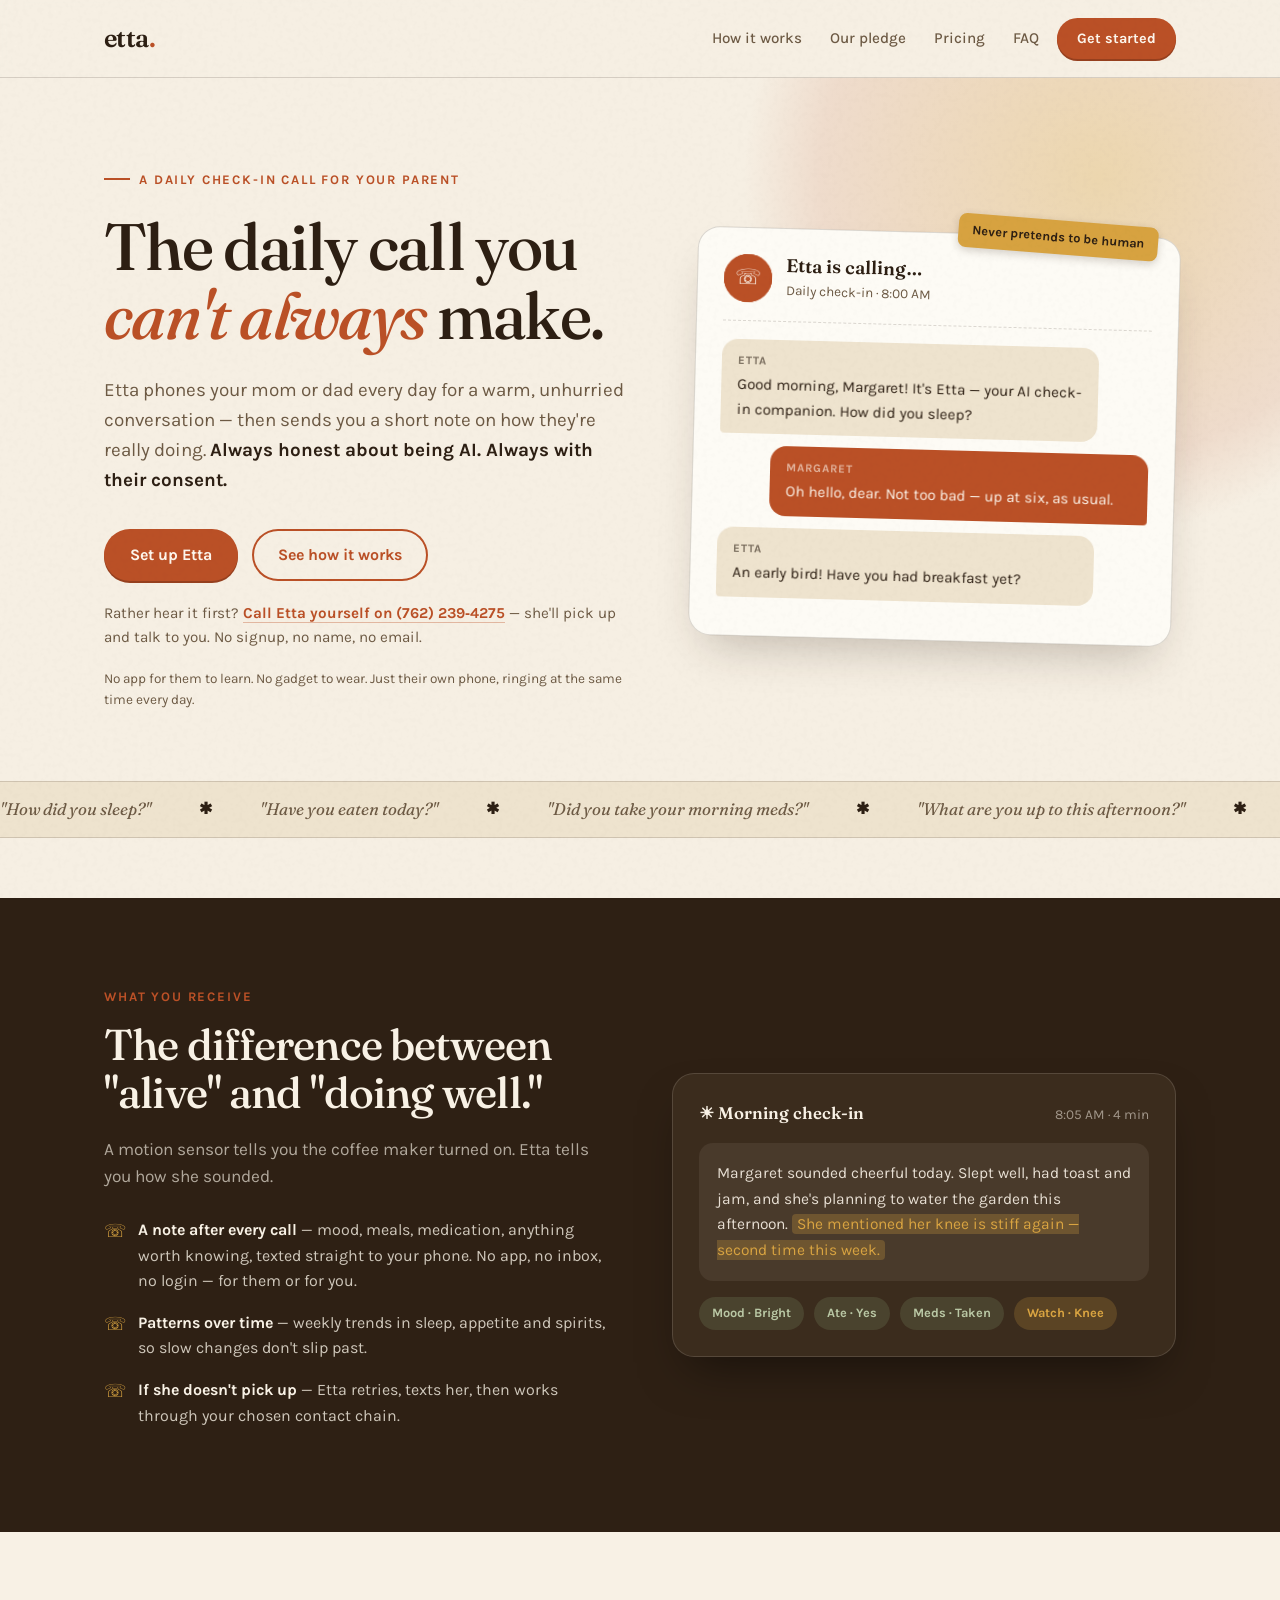
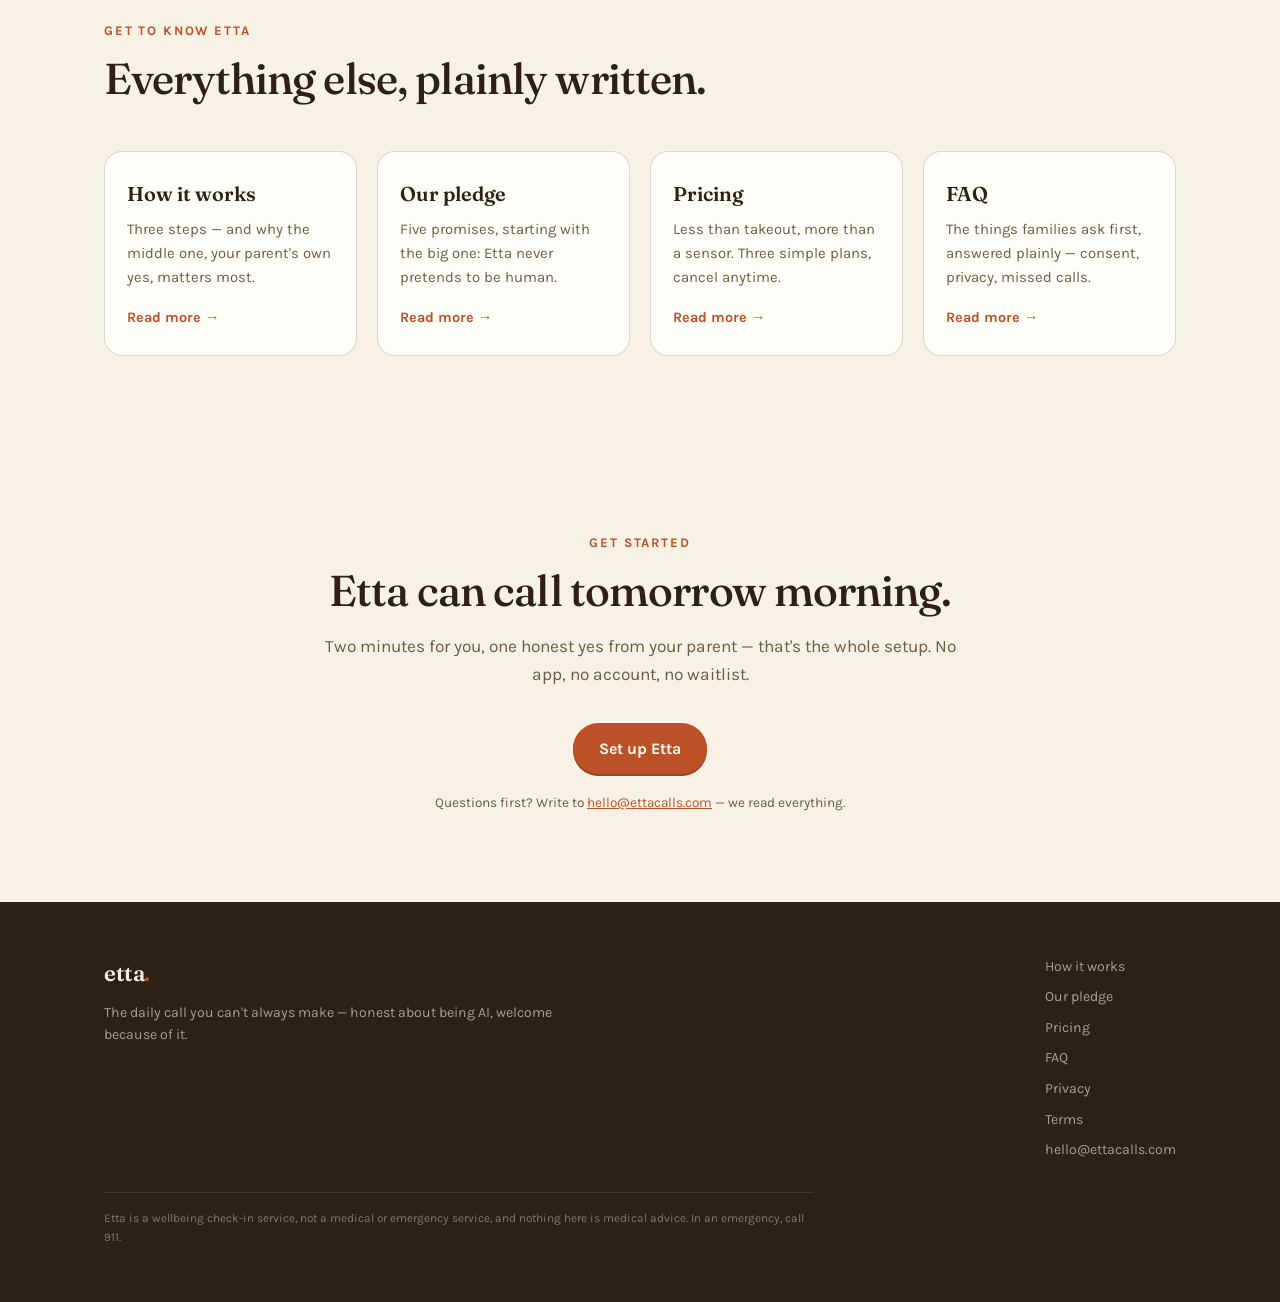
<file: index.html>
<!DOCTYPE html>
<html lang="en">
<head>
<meta charset="UTF-8">
<meta name="viewport" content="width=device-width, initial-scale=1.0">
<title>Etta — the daily call you can't always make</title>
<meta name="description" content="Etta phones your parent every day for a warm, real conversation — then tells you how they're doing. Always honest about being AI. Always with their consent.">
<link rel="icon" href="favicon.ico" sizes="32x32">
<link rel="icon" type="image/svg+xml" href="assets/favicon.svg">
<link rel="icon" type="image/png" sizes="32x32" href="assets/favicon-32x32.png" media="(prefers-color-scheme: light)">
<link rel="icon" type="image/png" sizes="16x16" href="assets/favicon-16x16.png" media="(prefers-color-scheme: light)">
<link rel="icon" type="image/png" sizes="32x32" href="assets/favicon-dark-32x32.png" media="(prefers-color-scheme: dark)">
<link rel="icon" type="image/png" sizes="16x16" href="assets/favicon-dark-16x16.png" media="(prefers-color-scheme: dark)">
<link rel="apple-touch-icon" href="assets/apple-touch-icon.png">
<link rel="manifest" href="site.webmanifest">
<meta name="theme-color" content="#F8F1E5">
<link rel="preconnect" href="https://fonts.googleapis.com">
<link rel="preconnect" href="https://fonts.gstatic.com" crossorigin>
<link href="https://fonts.googleapis.com/css2?family=Fraunces:ital,opsz,wght@0,9..144,400;0,9..144,500;0,9..144,600;1,9..144,400;1,9..144,500&family=Karla:ital,wght@0,400;0,500;0,600;0,700;1,400&display=swap" rel="stylesheet">
<link rel="stylesheet" href="styles.css">
</head>
<body>

<header>
  <nav class="nav">
    <a class="logo" href="/">etta<span>.</span></a>
    <div class="nav-links">
      <a href="/how-it-works">How it works</a>
      <a href="/pledge">Our pledge</a>
      <a href="/pricing">Pricing</a>
      <a href="/faq">FAQ</a>
    </div>
    <div class="nav-actions">
      <a class="btn small" href="/signup">Get started</a>
      <button class="menu-btn" type="button" aria-label="Menu" aria-expanded="false"><i></i><i></i><i></i></button>
    </div>
  </nav>
</header>

<main>
  <div class="hero">
    <div class="wrap hero-grid">
      <div>
        <div class="kicker">A daily check-in call for your parent</div>
        <h1>The daily call you <em>can't always</em> make.</h1>
        <p class="lede">
          Etta phones your mom or dad every day for a warm, unhurried conversation —
          then sends you a short note on how they're really doing.
          <strong>Always honest about being AI. Always with their consent.</strong>
        </p>
        <div class="hero-ctas">
          <a class="btn" href="/signup">Set up Etta</a>
          <a class="btn ghost" href="/how-it-works">See how it works</a>
        </div>
        <p class="hero-demo">
          Rather hear it first? <a href="tel:+17622394275">Call Etta yourself on (762) 239&#8209;4275</a> —
          she'll pick up and talk to you. No signup, no name, no email.
        </p>
        <p class="hero-note">No app for them to learn. No gadget to wear. Just their own phone, ringing at the same time every day.</p>
      </div>

      <div class="phone-stack">
        <div class="call-card">
          <div class="honest-tag">Never pretends to be human</div>
          <div class="call-head">
            <div class="ring">&#x260F;&#xFE0E;</div>
            <div>
              <b>Etta is calling…</b>
              <small>Daily check-in · 8:00 AM</small>
            </div>
          </div>
          <div class="bubble etta">
            <span class="who">Etta</span>
            Good morning, Margaret! It's Etta — your AI check-in companion. How did you sleep?
          </div>
          <div class="bubble margaret">
            <span class="who">Margaret</span>
            Oh hello, dear. Not too bad — up at six, as usual.
          </div>
          <div class="bubble etta">
            <span class="who">Etta</span>
            An early bird! Have you had breakfast yet?
          </div>
        </div>
      </div>
    </div>

    <div class="marquee" aria-hidden="true">
      <div class="marquee-track">
        <span>"How did you sleep?"</span><b>&#x2731;&#xFE0E;</b>
        <span>"Have you eaten today?"</span><b>&#x2731;&#xFE0E;</b>
        <span>"Did you take your morning meds?"</span><b>&#x2731;&#xFE0E;</b>
        <span>"What are you up to this afternoon?"</span><b>&#x2731;&#xFE0E;</b>
        <span>"How's that knee treating you?"</span><b>&#x2731;&#xFE0E;</b>
        <span>"Tell me about your garden."</span><b>&#x2731;&#xFE0E;</b>
        <span>"How did you sleep?"</span><b>&#x2731;&#xFE0E;</b>
        <span>"Have you eaten today?"</span><b>&#x2731;&#xFE0E;</b>
        <span>"Did you take your morning meds?"</span><b>&#x2731;&#xFE0E;</b>
        <span>"What are you up to this afternoon?"</span><b>&#x2731;&#xFE0E;</b>
        <span>"How's that knee treating you?"</span><b>&#x2731;&#xFE0E;</b>
        <span>"Tell me about your garden."</span><b>&#x2731;&#xFE0E;</b>
      </div>
    </div>
  </div>

  <section class="dark">
    <div class="wrap dark-grid">
      <div>
        <div class="sec-kicker">What you receive</div>
        <h2>The difference between "alive" and "doing well."</h2>
        <p class="sec-lede">A motion sensor tells you the coffee maker turned on. Etta tells you how she sounded.</p>
        <ul>
          <li><b>A note after every call</b> — mood, meals, medication, anything worth knowing, texted straight to your phone. No app, no inbox, no login — for them or for you.</li>
          <li><b>Patterns over time</b> — weekly trends in sleep, appetite and spirits, so slow changes don't slip past.</li>
          <li><b>If she doesn't pick up</b> — Etta retries, texts her, then works through your chosen contact chain.</li>
        </ul>
      </div>
      <div class="sms-card reveal">
        <div class="sms-head">
          <b>&#x2600;&#xFE0E; Morning check-in</b>
          <span>8:05 AM · 4 min</span>
        </div>
        <div class="sms-body">
          Margaret sounded cheerful today. Slept well, had toast and jam, and she's planning to water the garden this afternoon.
          <mark>She mentioned her knee is stiff again — second time this week.</mark>
        </div>
        <div class="chips">
          <span class="chip">Mood · Bright</span>
          <span class="chip">Ate · Yes</span>
          <span class="chip">Meds · Taken</span>
          <span class="chip warn">Watch · Knee</span>
        </div>
      </div>
    </div>
  </section>

  <section>
    <div class="wrap">
      <div class="sec-kicker">Get to know Etta</div>
      <h2>Everything else, plainly written.</h2>
      <div class="explore-grid">
        <a class="explore-card reveal" href="/how-it-works">
          <h3>How it works</h3>
          <p>Three steps — and why the middle one, your parent's own yes, matters most.</p>
          <span class="go">Read more →</span>
        </a>
        <a class="explore-card reveal" href="/pledge">
          <h3>Our pledge</h3>
          <p>Five promises, starting with the big one: Etta never pretends to be human.</p>
          <span class="go">Read more →</span>
        </a>
        <a class="explore-card reveal" href="/pricing">
          <h3>Pricing</h3>
          <p>Less than takeout, more than a sensor. Three simple plans, cancel anytime.</p>
          <span class="go">Read more →</span>
        </a>
        <a class="explore-card reveal" href="/faq">
          <h3>FAQ</h3>
          <p>The things families ask first, answered plainly — consent, privacy, missed calls.</p>
          <span class="go">Read more →</span>
        </a>
      </div>
    </div>
  </section>

  <section class="waitlist">
    <div class="wrap">
      <div class="sec-kicker">Get started</div>
      <h2>Etta can call tomorrow morning.</h2>
      <p class="sec-lede">Two minutes for you, one honest yes from your parent — that's the whole setup. No app, no account, no waitlist.</p>
      <a class="btn" href="/signup">Set up Etta</a>
      <p class="hero-note">Questions first? Write to <a href="mailto:hello@ettacalls.com">hello@ettacalls.com</a> — we read everything.</p>
    </div>
  </section>
</main>

<footer>
  <div class="wrap">
    <div class="foot-grid">
      <div>
        <a class="logo" href="/">etta<span>.</span></a>
        <p style="margin-top:10px;max-width:34em">The daily call you can't always make — honest about being AI, welcome because of it.</p>
      </div>
      <div class="foot-links">
        <a href="/how-it-works">How it works</a>
        <a href="/pledge">Our pledge</a>
        <a href="/pricing">Pricing</a>
        <a href="/faq">FAQ</a>
        <a href="/privacy">Privacy</a>
        <a href="/terms">Terms</a>
        <a href="mailto:hello@ettacalls.com">hello@ettacalls.com</a>
      </div>
    </div>
    <div class="legal-note">
      Etta is a wellbeing check-in service, not a medical or emergency service, and nothing here is medical advice. In an emergency, call 911.
    </div>
  </div>
</footer>

<script src="app.js"></script>
</body>
</html>
</file>
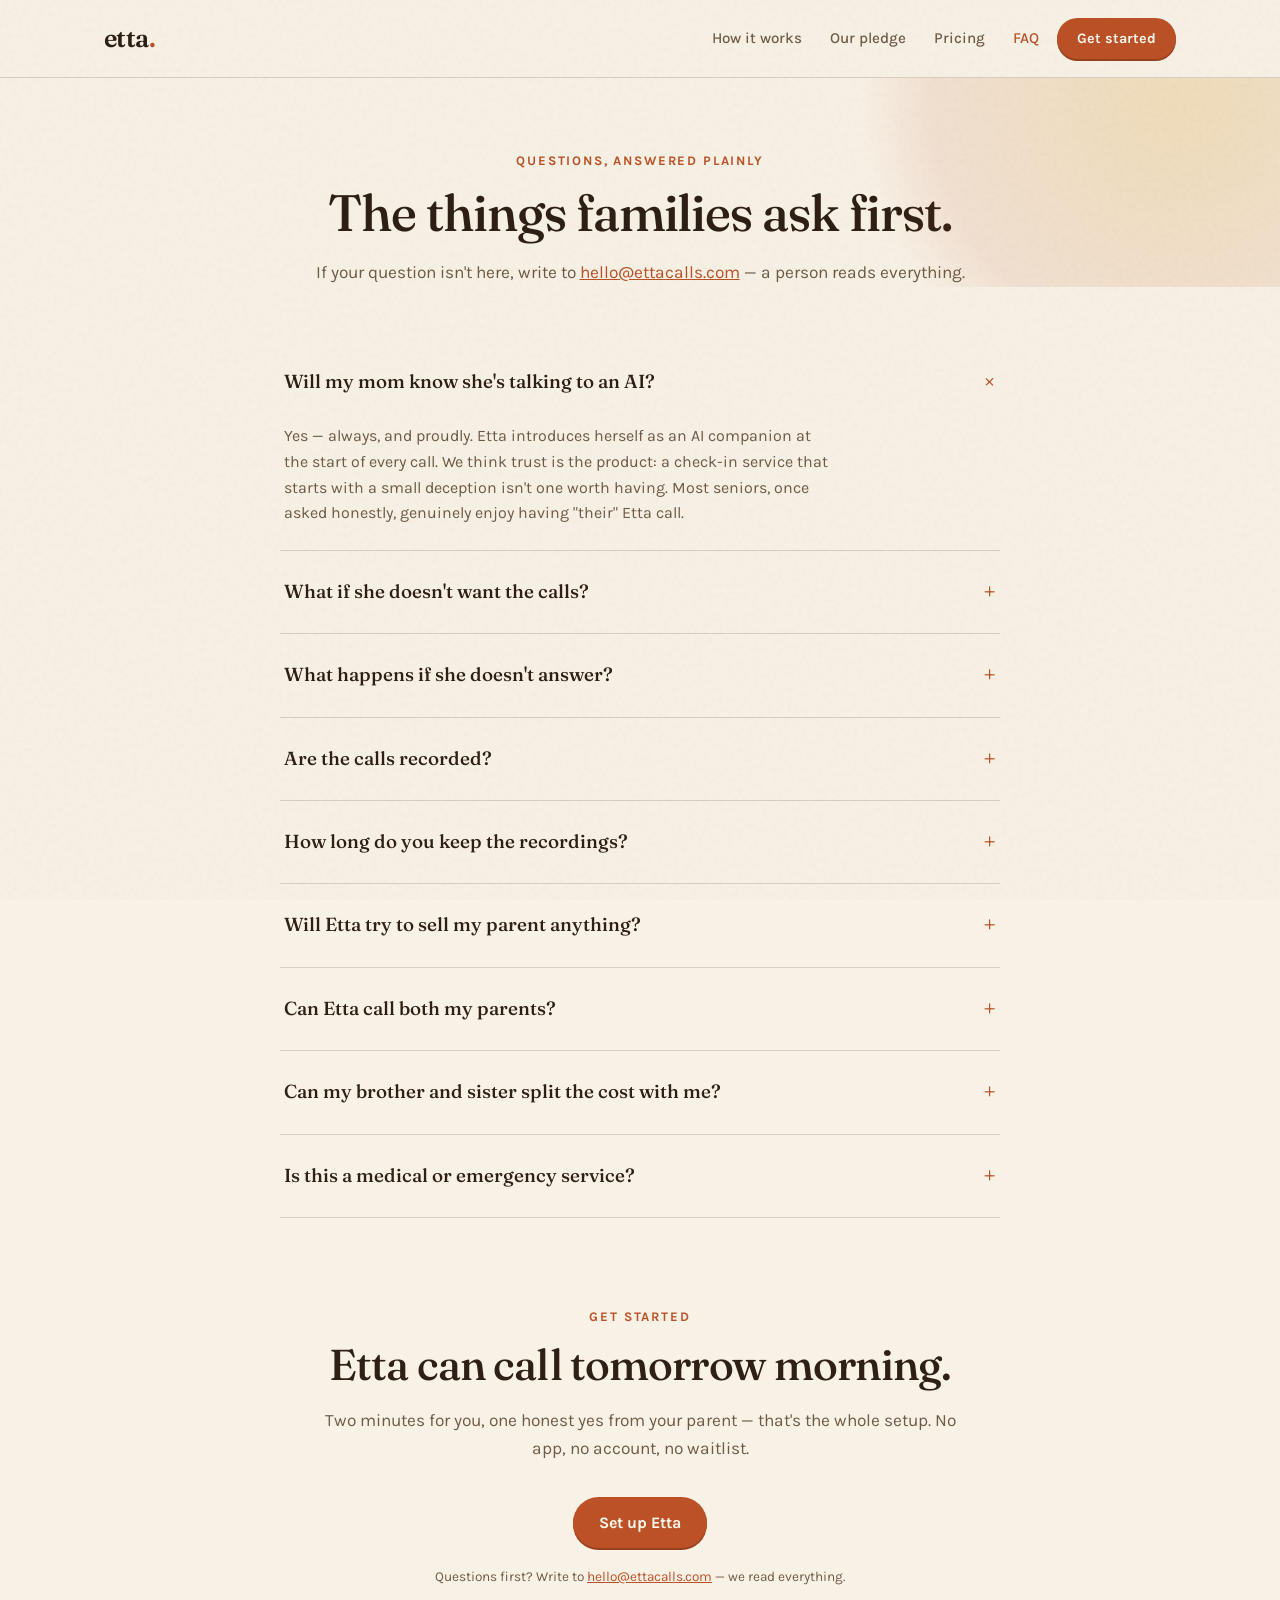
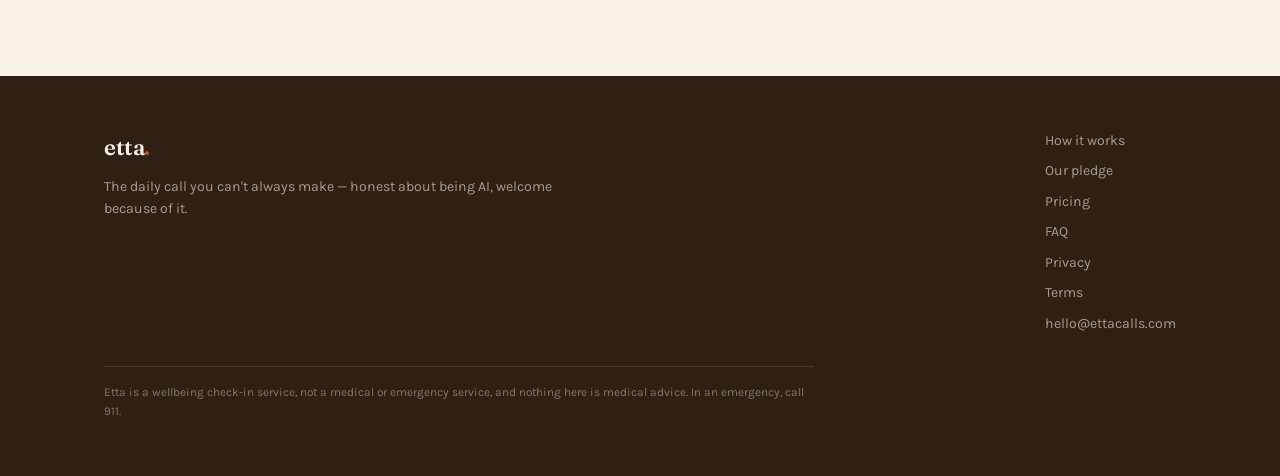
<file: faq.html>
<!DOCTYPE html>
<html lang="en">
<head>
<meta charset="UTF-8">
<meta name="viewport" content="width=device-width, initial-scale=1.0">
<title>FAQ — Etta</title>
<meta name="description" content="The things families ask Etta first, answered plainly: consent, privacy, recordings, missed calls, and what Etta is — and isn't.">
<link rel="icon" href="favicon.ico" sizes="32x32">
<link rel="icon" type="image/svg+xml" href="assets/favicon.svg">
<link rel="icon" type="image/png" sizes="32x32" href="assets/favicon-32x32.png" media="(prefers-color-scheme: light)">
<link rel="icon" type="image/png" sizes="16x16" href="assets/favicon-16x16.png" media="(prefers-color-scheme: light)">
<link rel="icon" type="image/png" sizes="32x32" href="assets/favicon-dark-32x32.png" media="(prefers-color-scheme: dark)">
<link rel="icon" type="image/png" sizes="16x16" href="assets/favicon-dark-16x16.png" media="(prefers-color-scheme: dark)">
<link rel="apple-touch-icon" href="assets/apple-touch-icon.png">
<link rel="manifest" href="site.webmanifest">
<meta name="theme-color" content="#F8F1E5">
<link rel="preconnect" href="https://fonts.googleapis.com">
<link rel="preconnect" href="https://fonts.gstatic.com" crossorigin>
<link href="https://fonts.googleapis.com/css2?family=Fraunces:ital,opsz,wght@0,9..144,400;0,9..144,500;0,9..144,600;1,9..144,400;1,9..144,500&family=Karla:ital,wght@0,400;0,500;0,600;0,700;1,400&display=swap" rel="stylesheet">
<link rel="stylesheet" href="styles.css">
</head>
<body>

<header>
  <nav class="nav">
    <a class="logo" href="/">etta<span>.</span></a>
    <div class="nav-links">
      <a href="/how-it-works">How it works</a>
      <a href="/pledge">Our pledge</a>
      <a href="/pricing">Pricing</a>
      <a href="/faq" class="active">FAQ</a>
    </div>
    <div class="nav-actions">
      <a class="btn small" href="/signup">Get started</a>
      <button class="menu-btn" type="button" aria-label="Menu" aria-expanded="false"><i></i><i></i><i></i></button>
    </div>
  </nav>
</header>

<main>
  <div class="page-hero center">
    <div class="wrap">
      <div class="sec-kicker">Questions, answered plainly</div>
      <h1 class="page-title">The things families ask first.</h1>
      <p class="sec-lede">If your question isn't here, write to <a href="mailto:hello@ettacalls.com" style="color:var(--terra)">hello@ettacalls.com</a> — a person reads everything.</p>
    </div>
  </div>

  <section style="padding-top:10px">
    <div class="wrap">
      <div class="faq">
        <details open>
          <summary>Will my mom know she's talking to an AI?</summary>
          <p>Yes — always, and proudly. Etta introduces herself as an AI companion at the start of every call. We think trust is the product: a check-in service that starts with a small deception isn't one worth having. Most seniors, once asked honestly, genuinely enjoy having "their" Etta call.</p>
        </details>
        <details>
          <summary>What if she doesn't want the calls?</summary>
          <p>Then they don't happen. Your parent consents personally before the first check-in call, and can stop the service at any moment just by saying so on a call. Their yes — and their no — always outranks the subscription.</p>
        </details>
        <details>
          <summary>What happens if she doesn't answer?</summary>
          <p>Etta retries a little later, then sends her a text. If there's still no reply, we work through the contact chain you chose — a neighbor, a sibling, you — so an unanswered phone never just disappears into silence.</p>
        </details>
        <details>
          <summary>Are the calls recorded?</summary>
          <p>Calls are transcribed to produce the family summary, and your parent is told this plainly when they sign up. Summaries go only to the family members they agreed to. We don't sell data, run ads, or use conversations for marketing — ever.</p>
        </details>
        <details>
          <summary>How long do you keep the recordings?</summary>
          <p>Thirty days, then the audio is deleted — from us and from the provider that stores it. The written summaries stay, so you keep the record of how your parent has been doing without us keeping hours of their private conversation. If you'd rather hold on to the audio, the call archive add-on keeps it for a year and lets you download it. Either way, family only ever hear the calls your parent said they could.</p>
        </details>
        <details>
          <summary>Will Etta try to sell my parent anything?</summary>
          <p>No, and this one isn't a policy we could quietly change — it's the reason these calls sit outside telemarketing law. Etta never mentions pricing, never suggests an upgrade, and never tells your parent what you're paying. Everything you can add to a plan is added by you, on your family page. If your parent asks what it costs, Etta says plainly that their family arranged it, and that it's nothing they need to worry about.</p>
        </details>
        <details>
          <summary>Can Etta call both my parents?</summary>
          <p>Yes — each on their own phone, at their own time, for $15 a month more than one. And the second parent goes through exactly the same gate as the first: they call Etta themselves, hear what she is, and say yes in their own voice. Nothing is billed for them until they do, and if they say no, nothing happens and you're not charged.</p>
        </details>
        <details>
          <summary>Can my brother and sister split the cost with me?</summary>
          <p>Yes, and it's free to set up. Invite them from your family page and each of them pays their own share on their own card; every payment they make comes straight off your bill. If someone stops, you go back to paying the full amount and nothing about the calls changes. We won't text your siblings out of the blue, either — you send them the link yourself.</p>
        </details>
        <details>
          <summary>Is this a medical or emergency service?</summary>
          <p>No. Etta is a wellbeing and companionship service, not a medical device, and she's no substitute for emergency response. If a call ever suggests something urgent, Etta's job is simple: get the humans who love them informed, fast.</p>
        </details>
      </div>
    </div>
  </section>

  <section class="waitlist" style="padding-top:0">
    <div class="wrap">
      <div class="sec-kicker">Get started</div>
      <h2>Etta can call tomorrow morning.</h2>
      <p class="sec-lede">Two minutes for you, one honest yes from your parent — that's the whole setup. No app, no account, no waitlist.</p>
      <a class="btn" href="/signup">Set up Etta</a>
      <p class="hero-note">Questions first? Write to <a href="mailto:hello@ettacalls.com">hello@ettacalls.com</a> — we read everything.</p>
    </div>
  </section>
</main>

<footer>
  <div class="wrap">
    <div class="foot-grid">
      <div>
        <a class="logo" href="/">etta<span>.</span></a>
        <p style="margin-top:10px;max-width:34em">The daily call you can't always make — honest about being AI, welcome because of it.</p>
      </div>
      <div class="foot-links">
        <a href="/how-it-works">How it works</a>
        <a href="/pledge">Our pledge</a>
        <a href="/pricing">Pricing</a>
        <a href="/faq">FAQ</a>
        <a href="/privacy">Privacy</a>
        <a href="/terms">Terms</a>
        <a href="mailto:hello@ettacalls.com">hello@ettacalls.com</a>
      </div>
    </div>
    <div class="legal-note">
      Etta is a wellbeing check-in service, not a medical or emergency service, and nothing here is medical advice. In an emergency, call 911.
    </div>
  </div>
</footer>

<script src="app.js"></script>
</body>
</html>
</file>
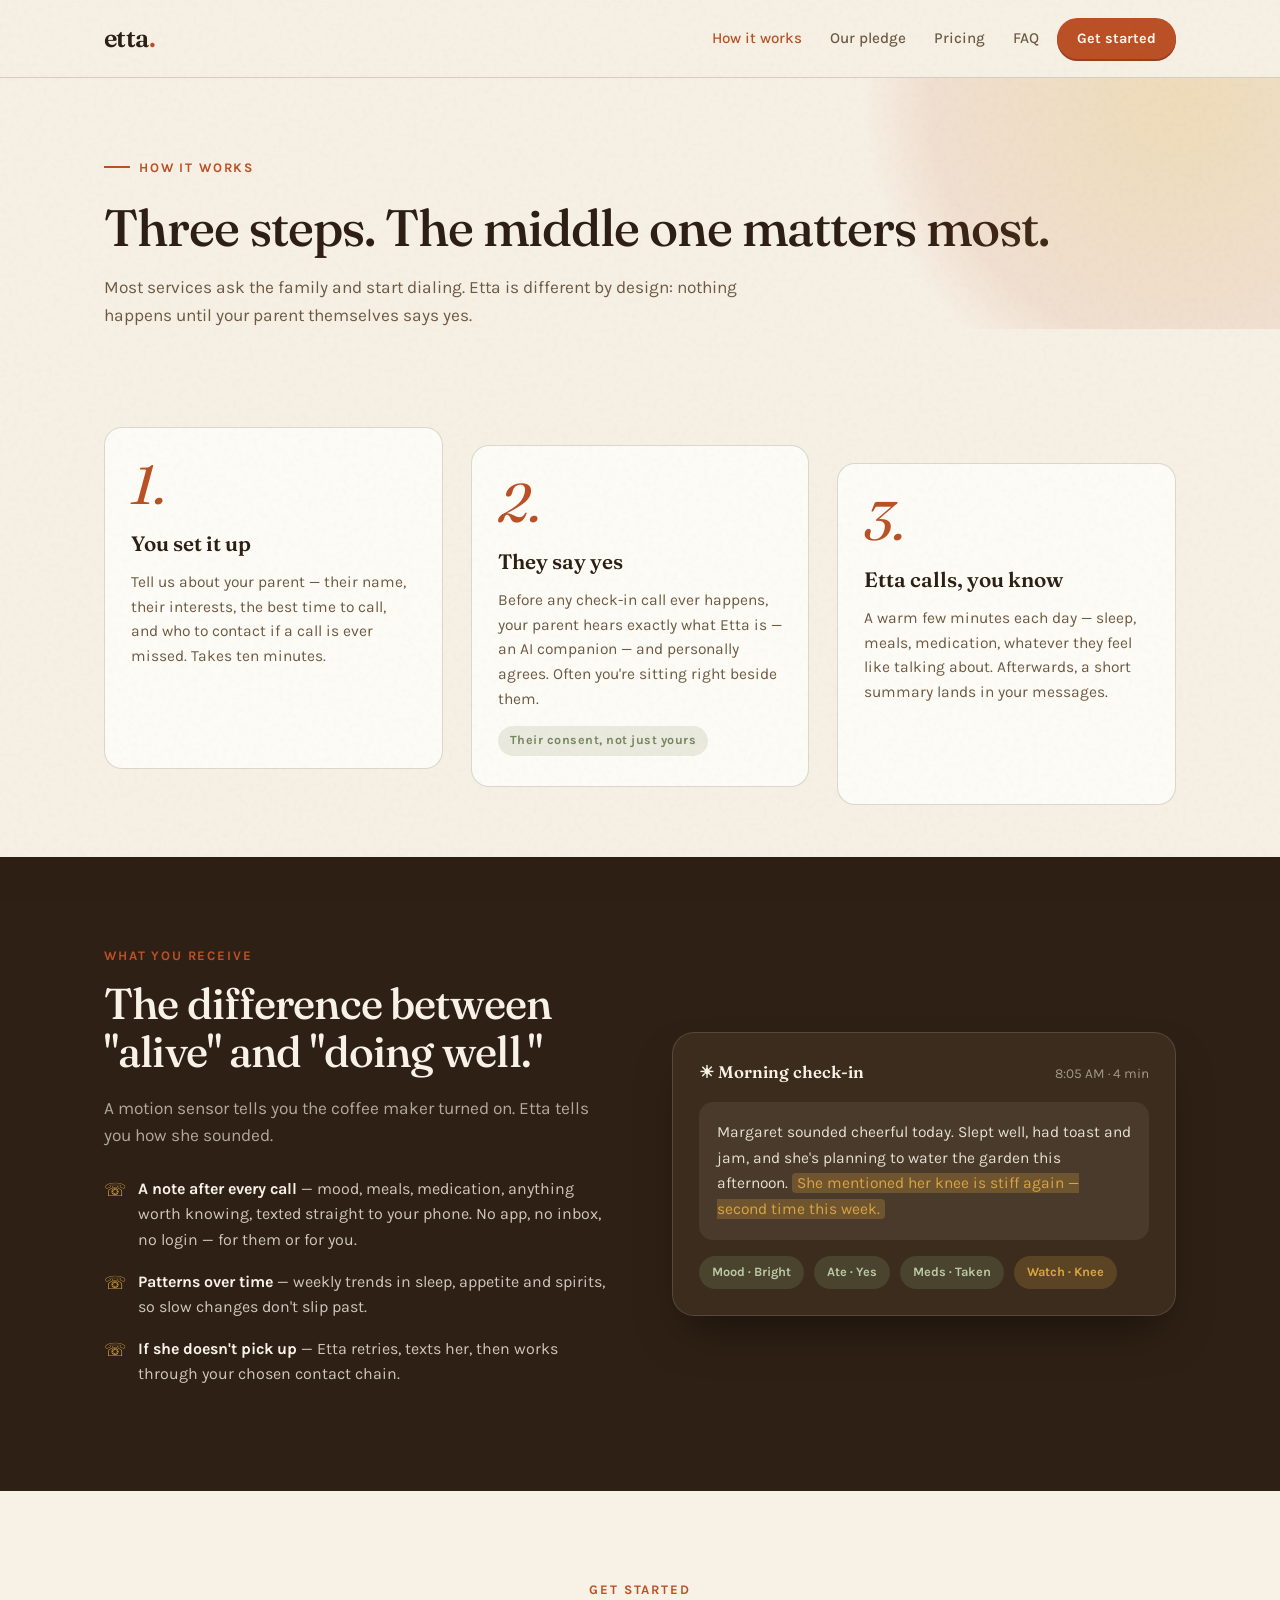
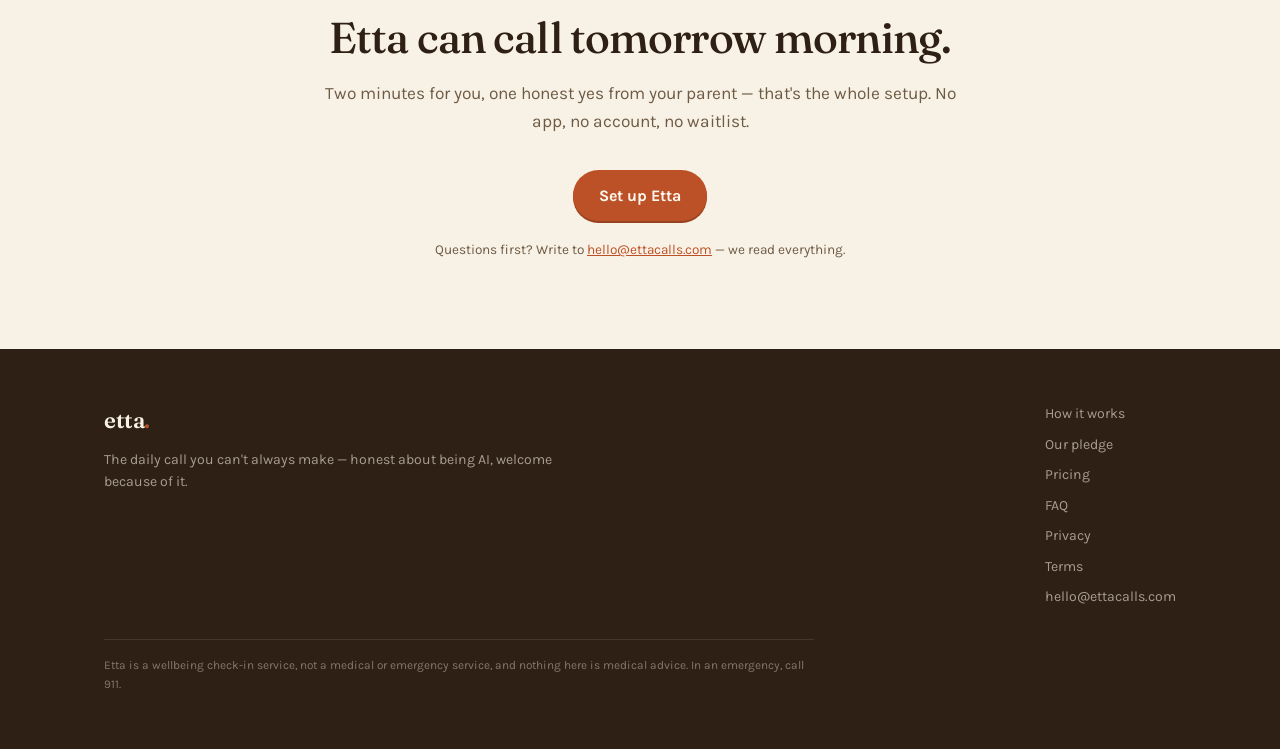
<file: how-it-works.html>
<!DOCTYPE html>
<html lang="en">
<head>
<meta charset="UTF-8">
<meta name="viewport" content="width=device-width, initial-scale=1.0">
<title>How it works — Etta</title>
<meta name="description" content="How Etta works: you set it up, your parent says yes, and Etta calls every day — then sends you a short note on how they're really doing.">
<link rel="icon" href="favicon.ico" sizes="32x32">
<link rel="icon" type="image/svg+xml" href="assets/favicon.svg">
<link rel="icon" type="image/png" sizes="32x32" href="assets/favicon-32x32.png" media="(prefers-color-scheme: light)">
<link rel="icon" type="image/png" sizes="16x16" href="assets/favicon-16x16.png" media="(prefers-color-scheme: light)">
<link rel="icon" type="image/png" sizes="32x32" href="assets/favicon-dark-32x32.png" media="(prefers-color-scheme: dark)">
<link rel="icon" type="image/png" sizes="16x16" href="assets/favicon-dark-16x16.png" media="(prefers-color-scheme: dark)">
<link rel="apple-touch-icon" href="assets/apple-touch-icon.png">
<link rel="manifest" href="site.webmanifest">
<meta name="theme-color" content="#F8F1E5">
<link rel="preconnect" href="https://fonts.googleapis.com">
<link rel="preconnect" href="https://fonts.gstatic.com" crossorigin>
<link href="https://fonts.googleapis.com/css2?family=Fraunces:ital,opsz,wght@0,9..144,400;0,9..144,500;0,9..144,600;1,9..144,400;1,9..144,500&family=Karla:ital,wght@0,400;0,500;0,600;0,700;1,400&display=swap" rel="stylesheet">
<link rel="stylesheet" href="styles.css">
</head>
<body>

<header>
  <nav class="nav">
    <a class="logo" href="/">etta<span>.</span></a>
    <div class="nav-links">
      <a href="/how-it-works" class="active">How it works</a>
      <a href="/pledge">Our pledge</a>
      <a href="/pricing">Pricing</a>
      <a href="/faq">FAQ</a>
    </div>
    <div class="nav-actions">
      <a class="btn small" href="/signup">Get started</a>
      <button class="menu-btn" type="button" aria-label="Menu" aria-expanded="false"><i></i><i></i><i></i></button>
    </div>
  </nav>
</header>

<main>
  <div class="page-hero">
    <div class="wrap">
      <div class="kicker">How it works</div>
      <h1 class="page-title">Three steps. The middle one matters most.</h1>
      <p class="sec-lede">Most services ask the family and start dialing. Etta is different by design: nothing happens until your parent themselves says yes.</p>
    </div>
  </div>

  <section style="padding-top:44px">
    <div class="wrap">
      <div class="steps">
        <div class="step reveal">
          <div class="step-num">1.</div>
          <h3>You set it up</h3>
          <p>Tell us about your parent — their name, their interests, the best time to call, and who to contact if a call is ever missed. Takes ten minutes.</p>
        </div>
        <div class="step reveal">
          <div class="step-num">2.</div>
          <h3>They say yes</h3>
          <p>Before any check-in call ever happens, your parent hears exactly what Etta is — an AI companion — and personally agrees. Often you're sitting right beside them.</p>
          <span class="flag">Their consent, not just yours</span>
        </div>
        <div class="step reveal">
          <div class="step-num">3.</div>
          <h3>Etta calls, you know</h3>
          <p>A warm few minutes each day — sleep, meals, medication, whatever they feel like talking about. Afterwards, a short summary lands in your messages.</p>
        </div>
      </div>
    </div>
  </section>

  <section class="dark">
    <div class="wrap dark-grid">
      <div>
        <div class="sec-kicker">What you receive</div>
        <h2>The difference between "alive" and "doing well."</h2>
        <p class="sec-lede">A motion sensor tells you the coffee maker turned on. Etta tells you how she sounded.</p>
        <ul>
          <li><b>A note after every call</b> — mood, meals, medication, anything worth knowing, texted straight to your phone. No app, no inbox, no login — for them or for you.</li>
          <li><b>Patterns over time</b> — weekly trends in sleep, appetite and spirits, so slow changes don't slip past.</li>
          <li><b>If she doesn't pick up</b> — Etta retries, texts her, then works through your chosen contact chain.</li>
        </ul>
      </div>
      <div class="sms-card reveal">
        <div class="sms-head">
          <b>&#x2600;&#xFE0E; Morning check-in</b>
          <span>8:05 AM · 4 min</span>
        </div>
        <div class="sms-body">
          Margaret sounded cheerful today. Slept well, had toast and jam, and she's planning to water the garden this afternoon.
          <mark>She mentioned her knee is stiff again — second time this week.</mark>
        </div>
        <div class="chips">
          <span class="chip">Mood · Bright</span>
          <span class="chip">Ate · Yes</span>
          <span class="chip">Meds · Taken</span>
          <span class="chip warn">Watch · Knee</span>
        </div>
      </div>
    </div>
  </section>

  <section class="waitlist">
    <div class="wrap">
      <div class="sec-kicker">Get started</div>
      <h2>Etta can call tomorrow morning.</h2>
      <p class="sec-lede">Two minutes for you, one honest yes from your parent — that's the whole setup. No app, no account, no waitlist.</p>
      <a class="btn" href="/signup">Set up Etta</a>
      <p class="hero-note">Questions first? Write to <a href="mailto:hello@ettacalls.com">hello@ettacalls.com</a> — we read everything.</p>
    </div>
  </section>
</main>

<footer>
  <div class="wrap">
    <div class="foot-grid">
      <div>
        <a class="logo" href="/">etta<span>.</span></a>
        <p style="margin-top:10px;max-width:34em">The daily call you can't always make — honest about being AI, welcome because of it.</p>
      </div>
      <div class="foot-links">
        <a href="/how-it-works">How it works</a>
        <a href="/pledge">Our pledge</a>
        <a href="/pricing">Pricing</a>
        <a href="/faq">FAQ</a>
        <a href="/privacy">Privacy</a>
        <a href="/terms">Terms</a>
        <a href="mailto:hello@ettacalls.com">hello@ettacalls.com</a>
      </div>
    </div>
    <div class="legal-note">
      Etta is a wellbeing check-in service, not a medical or emergency service, and nothing here is medical advice. In an emergency, call 911.
    </div>
  </div>
</footer>

<script src="app.js"></script>
</body>
</html>
</file>
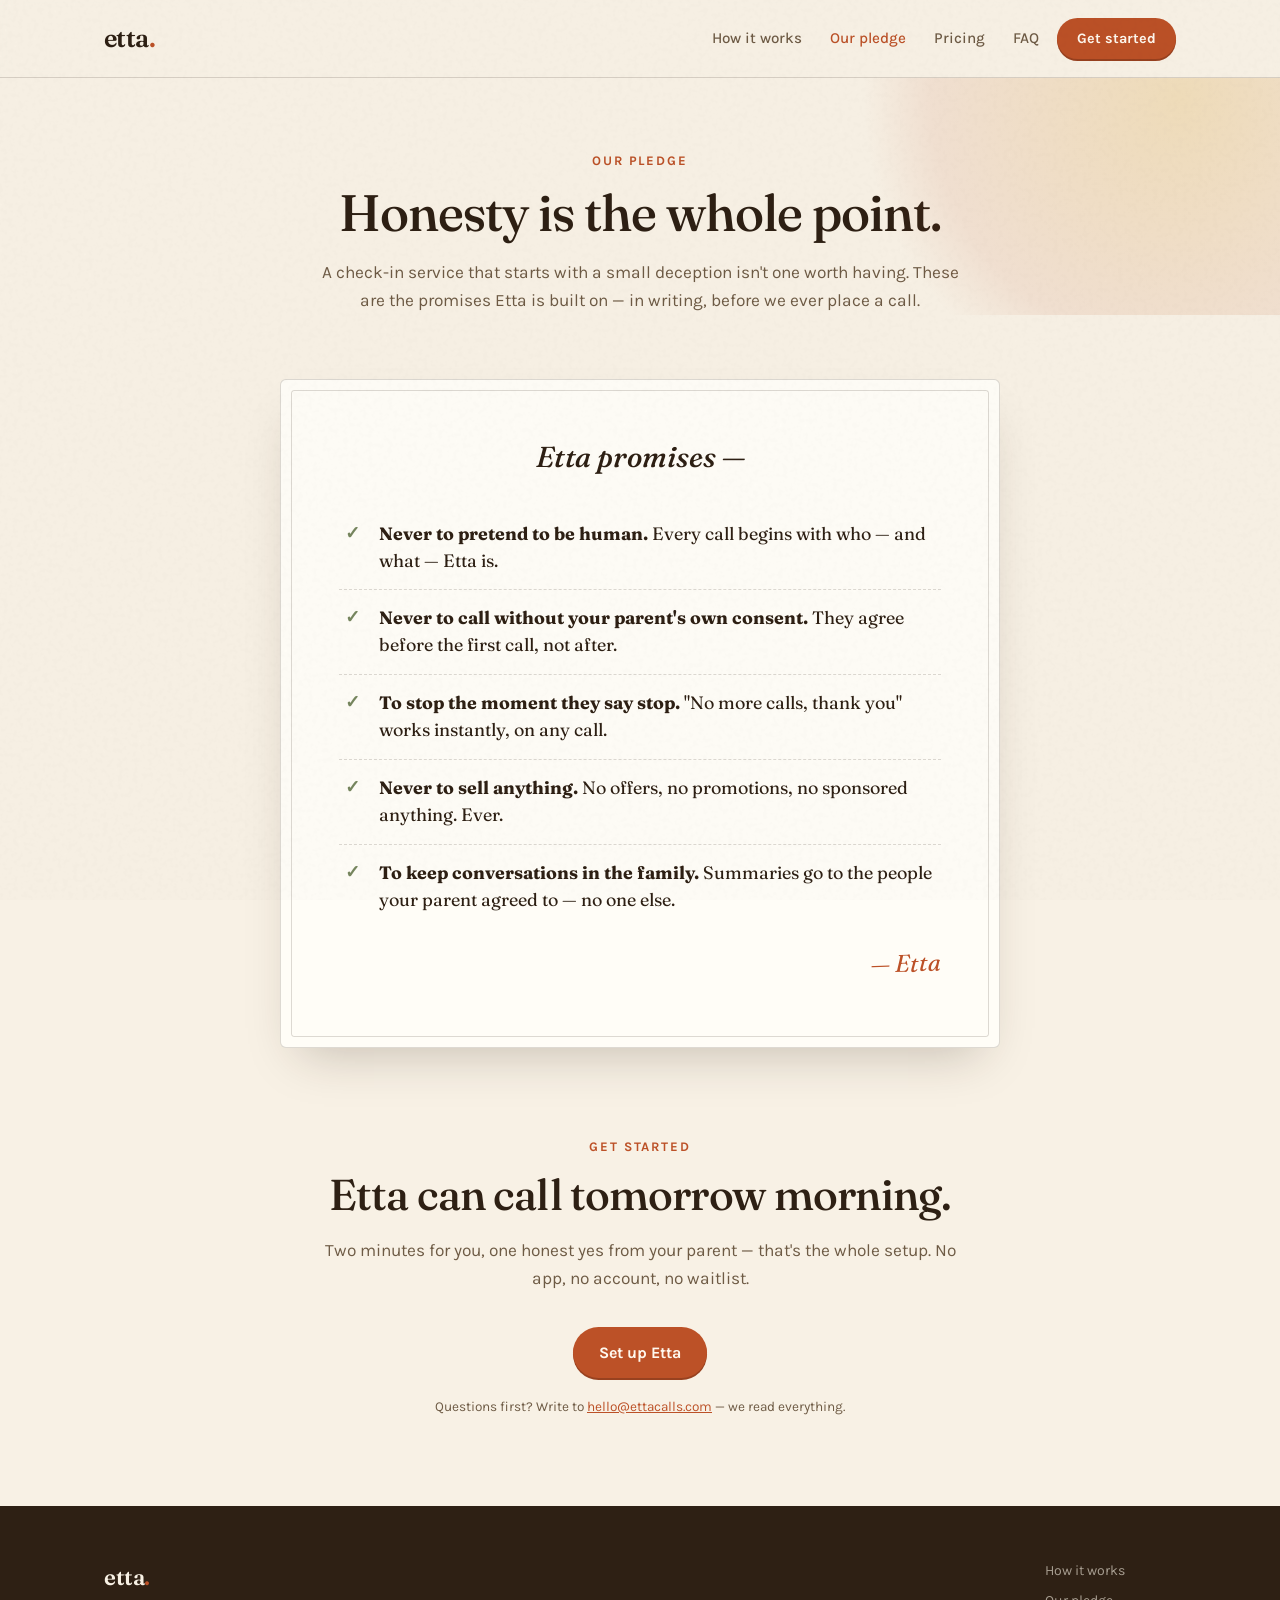
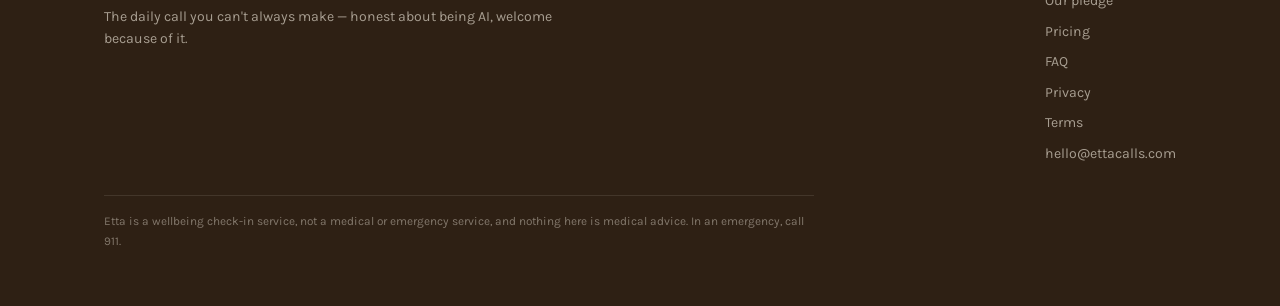
<file: pledge.html>
<!DOCTYPE html>
<html lang="en">
<head>
<meta charset="UTF-8">
<meta name="viewport" content="width=device-width, initial-scale=1.0">
<title>Our pledge — Etta</title>
<meta name="description" content="Etta's pledge to families: never pretend to be human, never call without your parent's own consent, stop the moment they say stop, never sell anything.">
<link rel="icon" href="favicon.ico" sizes="32x32">
<link rel="icon" type="image/svg+xml" href="assets/favicon.svg">
<link rel="icon" type="image/png" sizes="32x32" href="assets/favicon-32x32.png" media="(prefers-color-scheme: light)">
<link rel="icon" type="image/png" sizes="16x16" href="assets/favicon-16x16.png" media="(prefers-color-scheme: light)">
<link rel="icon" type="image/png" sizes="32x32" href="assets/favicon-dark-32x32.png" media="(prefers-color-scheme: dark)">
<link rel="icon" type="image/png" sizes="16x16" href="assets/favicon-dark-16x16.png" media="(prefers-color-scheme: dark)">
<link rel="apple-touch-icon" href="assets/apple-touch-icon.png">
<link rel="manifest" href="site.webmanifest">
<meta name="theme-color" content="#F8F1E5">
<link rel="preconnect" href="https://fonts.googleapis.com">
<link rel="preconnect" href="https://fonts.gstatic.com" crossorigin>
<link href="https://fonts.googleapis.com/css2?family=Fraunces:ital,opsz,wght@0,9..144,400;0,9..144,500;0,9..144,600;1,9..144,400;1,9..144,500&family=Karla:ital,wght@0,400;0,500;0,600;0,700;1,400&display=swap" rel="stylesheet">
<link rel="stylesheet" href="styles.css">
</head>
<body>

<header>
  <nav class="nav">
    <a class="logo" href="/">etta<span>.</span></a>
    <div class="nav-links">
      <a href="/how-it-works">How it works</a>
      <a href="/pledge" class="active">Our pledge</a>
      <a href="/pricing">Pricing</a>
      <a href="/faq">FAQ</a>
    </div>
    <div class="nav-actions">
      <a class="btn small" href="/signup">Get started</a>
      <button class="menu-btn" type="button" aria-label="Menu" aria-expanded="false"><i></i><i></i><i></i></button>
    </div>
  </nav>
</header>

<main>
  <div class="page-hero center">
    <div class="wrap">
      <div class="sec-kicker">Our pledge</div>
      <h1 class="page-title">Honesty is the whole point.</h1>
      <p class="sec-lede">A check-in service that starts with a small deception isn't one worth having. These are the promises Etta is built on — in writing, before we ever place a call.</p>
    </div>
  </div>

  <section style="padding-top:10px">
    <div class="wrap">
      <div class="pledge-card reveal">
        <h3>Etta promises —</h3>
        <ul class="pledge-list">
          <li><b>Never to pretend to be human.</b> Every call begins with who — and what — Etta is.</li>
          <li><b>Never to call without your parent's own consent.</b> They agree before the first call, not after.</li>
          <li><b>To stop the moment they say stop.</b> "No more calls, thank you" works instantly, on any call.</li>
          <li><b>Never to sell anything.</b> No offers, no promotions, no sponsored anything. Ever.</li>
          <li><b>To keep conversations in the family.</b> Summaries go to the people your parent agreed to — no one else.</li>
        </ul>
        <div class="signature">— Etta</div>
      </div>
    </div>
  </section>

  <section class="waitlist" style="padding-top:0">
    <div class="wrap">
      <div class="sec-kicker">Get started</div>
      <h2>Etta can call tomorrow morning.</h2>
      <p class="sec-lede">Two minutes for you, one honest yes from your parent — that's the whole setup. No app, no account, no waitlist.</p>
      <a class="btn" href="/signup">Set up Etta</a>
      <p class="hero-note">Questions first? Write to <a href="mailto:hello@ettacalls.com">hello@ettacalls.com</a> — we read everything.</p>
    </div>
  </section>
</main>

<footer>
  <div class="wrap">
    <div class="foot-grid">
      <div>
        <a class="logo" href="/">etta<span>.</span></a>
        <p style="margin-top:10px;max-width:34em">The daily call you can't always make — honest about being AI, welcome because of it.</p>
      </div>
      <div class="foot-links">
        <a href="/how-it-works">How it works</a>
        <a href="/pledge">Our pledge</a>
        <a href="/pricing">Pricing</a>
        <a href="/faq">FAQ</a>
        <a href="/privacy">Privacy</a>
        <a href="/terms">Terms</a>
        <a href="mailto:hello@ettacalls.com">hello@ettacalls.com</a>
      </div>
    </div>
    <div class="legal-note">
      Etta is a wellbeing check-in service, not a medical or emergency service, and nothing here is medical advice. In an emergency, call 911.
    </div>
  </div>
</footer>

<script src="app.js"></script>
</body>
</html>
</file>
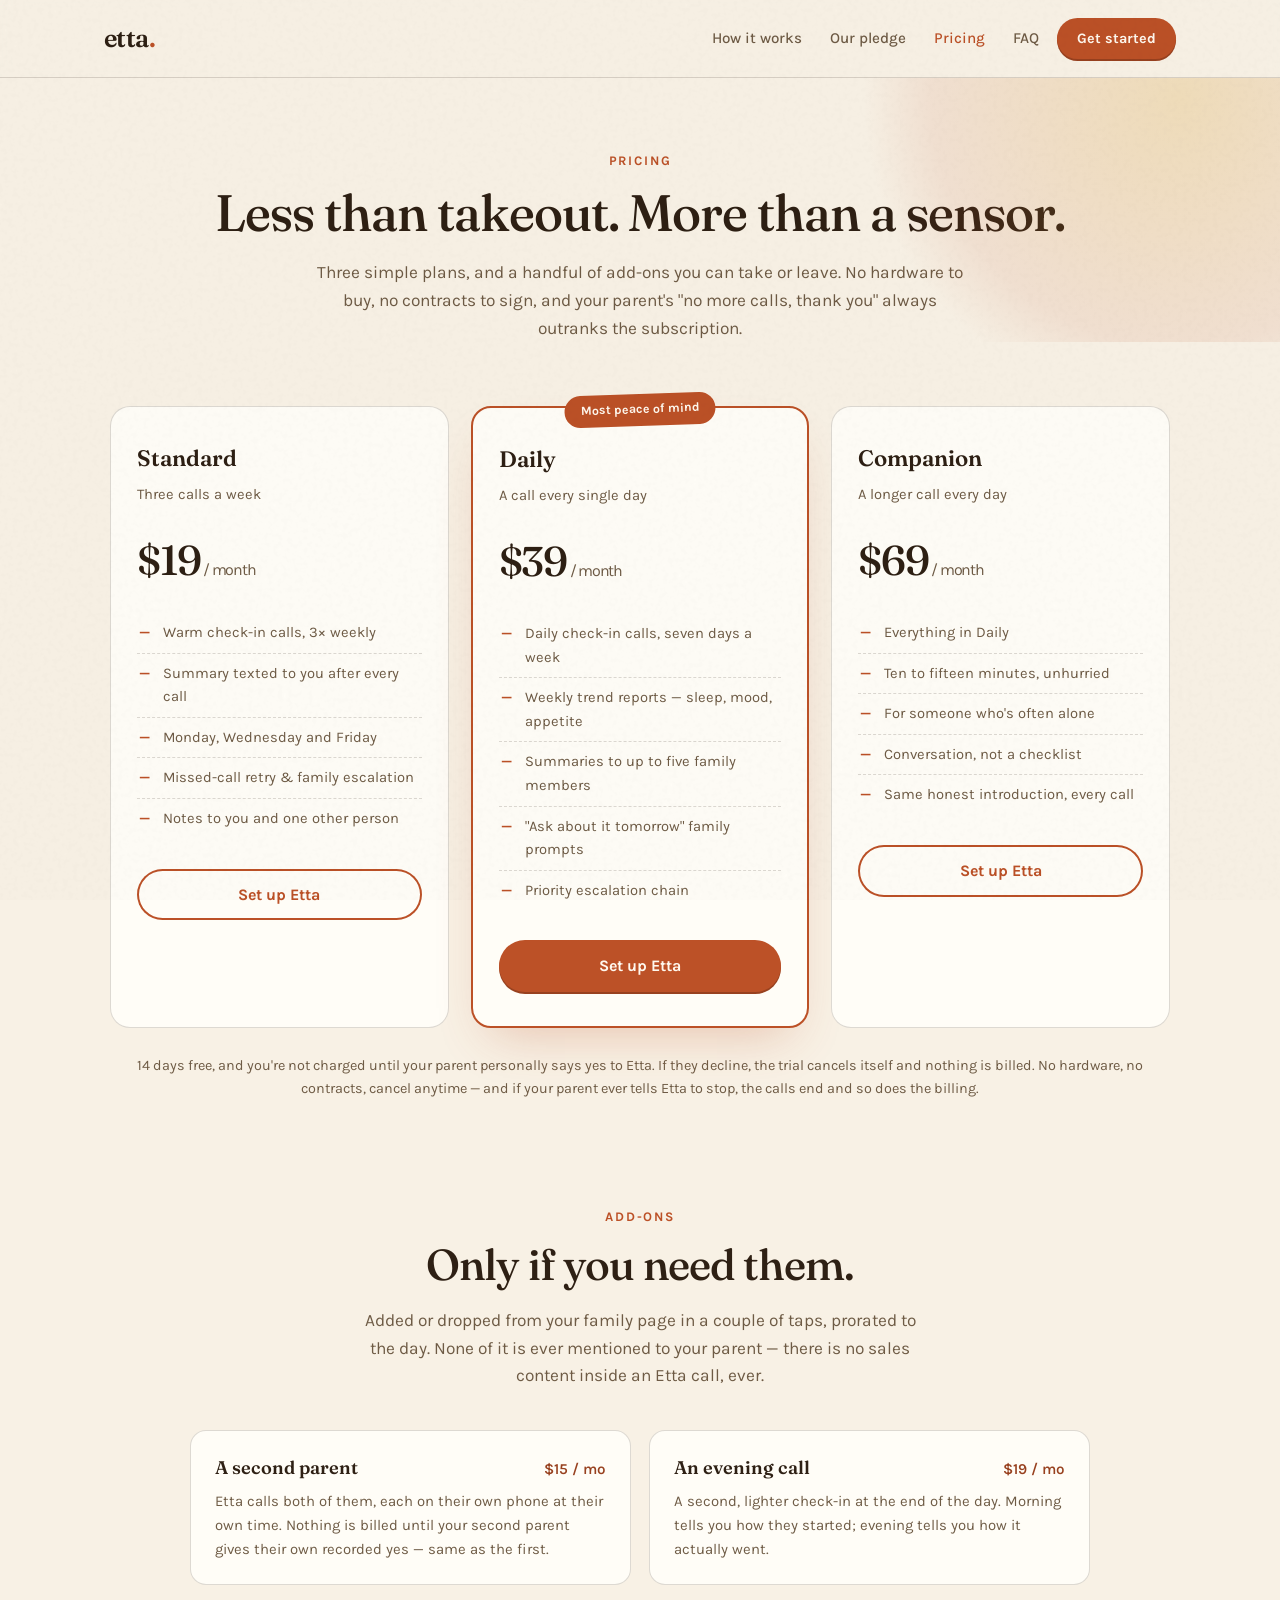
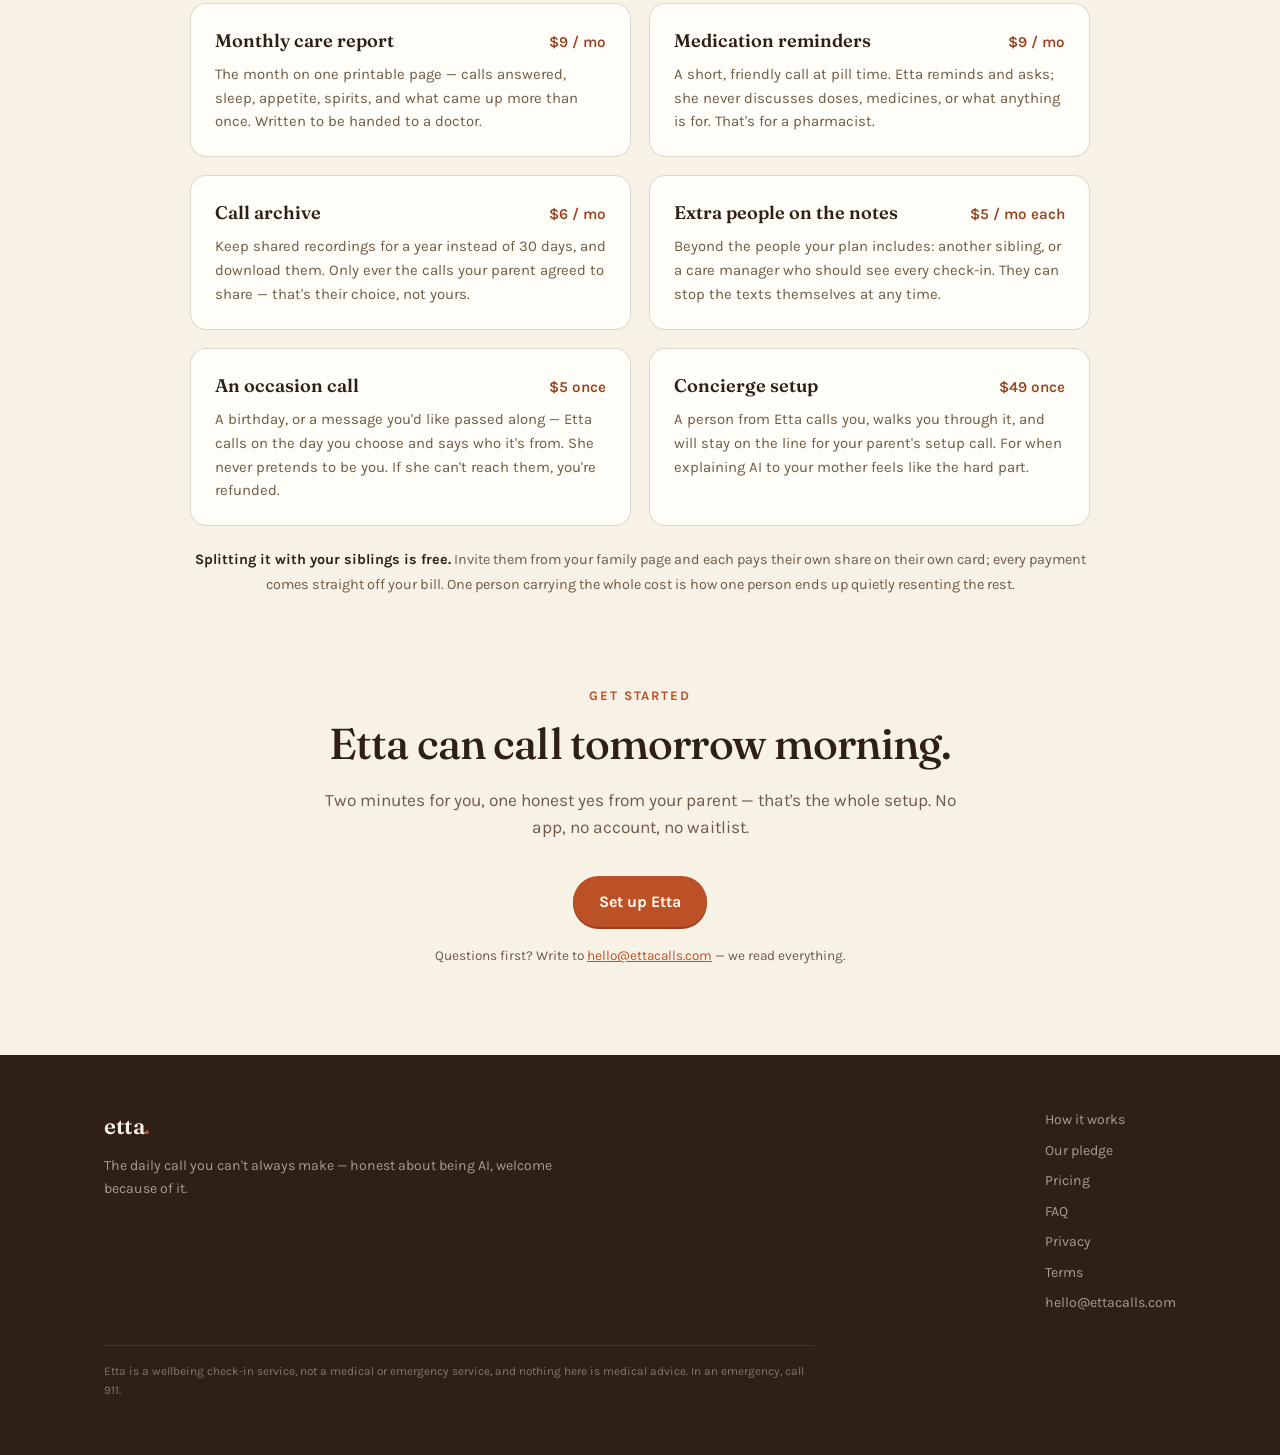
<file: pricing.html>
<!DOCTYPE html>
<html lang="en">
<head>
<meta charset="UTF-8">
<meta name="viewport" content="width=device-width, initial-scale=1.0">
<title>Pricing — Etta</title>
<meta name="description" content="Etta pricing: check-in calls three times a week for $19/month, daily for $39/month, or a longer daily call for $69/month — plus add-ons like a second parent, evening calls and a printable monthly care report. No hardware, no contracts, cancel anytime.">
<link rel="icon" href="favicon.ico" sizes="32x32">
<link rel="icon" type="image/svg+xml" href="assets/favicon.svg">
<link rel="icon" type="image/png" sizes="32x32" href="assets/favicon-32x32.png" media="(prefers-color-scheme: light)">
<link rel="icon" type="image/png" sizes="16x16" href="assets/favicon-16x16.png" media="(prefers-color-scheme: light)">
<link rel="icon" type="image/png" sizes="32x32" href="assets/favicon-dark-32x32.png" media="(prefers-color-scheme: dark)">
<link rel="icon" type="image/png" sizes="16x16" href="assets/favicon-dark-16x16.png" media="(prefers-color-scheme: dark)">
<link rel="apple-touch-icon" href="assets/apple-touch-icon.png">
<link rel="manifest" href="site.webmanifest">
<meta name="theme-color" content="#F8F1E5">
<link rel="preconnect" href="https://fonts.googleapis.com">
<link rel="preconnect" href="https://fonts.gstatic.com" crossorigin>
<link href="https://fonts.googleapis.com/css2?family=Fraunces:ital,opsz,wght@0,9..144,400;0,9..144,500;0,9..144,600;1,9..144,400;1,9..144,500&family=Karla:ital,wght@0,400;0,500;0,600;0,700;1,400&display=swap" rel="stylesheet">
<link rel="stylesheet" href="styles.css">
</head>
<body>

<header>
  <nav class="nav">
    <a class="logo" href="/">etta<span>.</span></a>
    <div class="nav-links">
      <a href="/how-it-works">How it works</a>
      <a href="/pledge">Our pledge</a>
      <a href="/pricing" class="active">Pricing</a>
      <a href="/faq">FAQ</a>
    </div>
    <div class="nav-actions">
      <a class="btn small" href="/signup">Get started</a>
      <button class="menu-btn" type="button" aria-label="Menu" aria-expanded="false"><i></i><i></i><i></i></button>
    </div>
  </nav>
</header>

<main>
  <div class="page-hero center">
    <div class="wrap">
      <div class="sec-kicker">Pricing</div>
      <h1 class="page-title">Less than takeout. More than a sensor.</h1>
      <p class="sec-lede">Three simple plans, and a handful of add-ons you can take or leave. No hardware to buy, no contracts to sign, and your parent's "no more calls, thank you" always outranks the subscription.</p>
    </div>
  </div>

  <section style="padding-top:10px">
    <div class="wrap">
      <div class="plans three">
        <div class="plan reveal">
          <h3>Standard</h3>
          <div class="freq">Three calls a week</div>
          <div class="price">$19<small> / month</small></div>
          <ul>
            <li>Warm check-in calls, 3× weekly</li>
            <li>Summary texted to you after every call</li>
            <li>Monday, Wednesday and Friday</li>
            <li>Missed-call retry &amp; family escalation</li>
            <li>Notes to you and one other person</li>
          </ul>
          <a class="btn ghost" href="/signup">Set up Etta</a>
        </div>
        <div class="plan featured reveal">
          <span class="tag">Most peace of mind</span>
          <h3>Daily</h3>
          <div class="freq">A call every single day</div>
          <div class="price">$39<small> / month</small></div>
          <ul>
            <li>Daily check-in calls, seven days a week</li>
            <li>Weekly trend reports — sleep, mood, appetite</li>
            <li>Summaries to up to five family members</li>
            <li>"Ask about it tomorrow" family prompts</li>
            <li>Priority escalation chain</li>
          </ul>
          <a class="btn" href="/signup">Set up Etta</a>
        </div>
        <div class="plan reveal">
          <h3>Companion</h3>
          <div class="freq">A longer call every day</div>
          <div class="price">$69<small> / month</small></div>
          <ul>
            <li>Everything in Daily</li>
            <li>Ten to fifteen minutes, unhurried</li>
            <li>For someone who's often alone</li>
            <li>Conversation, not a checklist</li>
            <li>Same honest introduction, every call</li>
          </ul>
          <a class="btn ghost" href="/signup">Set up Etta</a>
        </div>
      </div>
      <p class="plans-note">14 days free, and you're not charged until your parent personally says yes to Etta. If they decline, the trial cancels itself and nothing is billed. No hardware, no contracts, cancel anytime — and if your parent ever tells Etta to stop, the calls end and so does the billing.</p>
    </div>
  </section>

  <section style="padding-top:18px">
    <div class="wrap">
      <div class="sec-kicker center">Add-ons</div>
      <h2 class="center" style="max-width:20ch;margin-left:auto;margin-right:auto">Only if you need them.</h2>
      <p class="sec-lede center" style="margin-left:auto;margin-right:auto;max-width:56ch">Added or dropped from your family page in a couple of taps, prorated to the day. None of it is ever mentioned to your parent — there is no sales content inside an Etta call, ever.</p>
      <div class="addons">
        <div class="addon-card reveal">
          <h4>A second parent <em>$15 / mo</em></h4>
          <p>Etta calls both of them, each on their own phone at their own time. Nothing is billed until your second parent gives their own recorded yes — same as the first.</p>
        </div>
        <div class="addon-card reveal">
          <h4>An evening call <em>$19 / mo</em></h4>
          <p>A second, lighter check-in at the end of the day. Morning tells you how they started; evening tells you how it actually went.</p>
        </div>
        <div class="addon-card reveal">
          <h4>Monthly care report <em>$9 / mo</em></h4>
          <p>The month on one printable page — calls answered, sleep, appetite, spirits, and what came up more than once. Written to be handed to a doctor.</p>
        </div>
        <div class="addon-card reveal">
          <h4>Medication reminders <em>$9 / mo</em></h4>
          <p>A short, friendly call at pill time. Etta reminds and asks; she never discusses doses, medicines, or what anything is for. That's for a pharmacist.</p>
        </div>
        <div class="addon-card reveal">
          <h4>Call archive <em>$6 / mo</em></h4>
          <p>Keep shared recordings for a year instead of 30 days, and download them. Only ever the calls your parent agreed to share — that's their choice, not yours.</p>
        </div>
        <div class="addon-card reveal">
          <h4>Extra people on the notes <em>$5 / mo each</em></h4>
          <p>Beyond the people your plan includes: another sibling, or a care manager who should see every check-in. They can stop the texts themselves at any time.</p>
        </div>
        <div class="addon-card reveal">
          <h4>An occasion call <em>$5 once</em></h4>
          <p>A birthday, or a message you'd like passed along — Etta calls on the day you choose and says who it's from. She never pretends to be you. If she can't reach them, you're refunded.</p>
        </div>
        <div class="addon-card reveal">
          <h4>Concierge setup <em>$49 once</em></h4>
          <p>A person from Etta calls you, walks you through it, and will stay on the line for your parent's setup call. For when explaining AI to your mother feels like the hard part.</p>
        </div>
      </div>
      <p class="addon-note"><b>Splitting it with your siblings is free.</b> Invite them from your family page and each pays their own share on their own card; every payment comes straight off your bill. One person carrying the whole cost is how one person ends up quietly resenting the rest.</p>
    </div>
  </section>

  <section class="waitlist" style="padding-top:0">
    <div class="wrap">
      <div class="sec-kicker">Get started</div>
      <h2>Etta can call tomorrow morning.</h2>
      <p class="sec-lede">Two minutes for you, one honest yes from your parent — that's the whole setup. No app, no account, no waitlist.</p>
      <a class="btn" href="/signup">Set up Etta</a>
      <p class="hero-note">Questions first? Write to <a href="mailto:hello@ettacalls.com">hello@ettacalls.com</a> — we read everything.</p>
    </div>
  </section>
</main>

<footer>
  <div class="wrap">
    <div class="foot-grid">
      <div>
        <a class="logo" href="/">etta<span>.</span></a>
        <p style="margin-top:10px;max-width:34em">The daily call you can't always make — honest about being AI, welcome because of it.</p>
      </div>
      <div class="foot-links">
        <a href="/how-it-works">How it works</a>
        <a href="/pledge">Our pledge</a>
        <a href="/pricing">Pricing</a>
        <a href="/faq">FAQ</a>
        <a href="/privacy">Privacy</a>
        <a href="/terms">Terms</a>
        <a href="mailto:hello@ettacalls.com">hello@ettacalls.com</a>
      </div>
    </div>
    <div class="legal-note">
      Etta is a wellbeing check-in service, not a medical or emergency service, and nothing here is medical advice. In an emergency, call 911.
    </div>
  </div>
</footer>

<script src="app.js"></script>
</body>
</html>
</file>
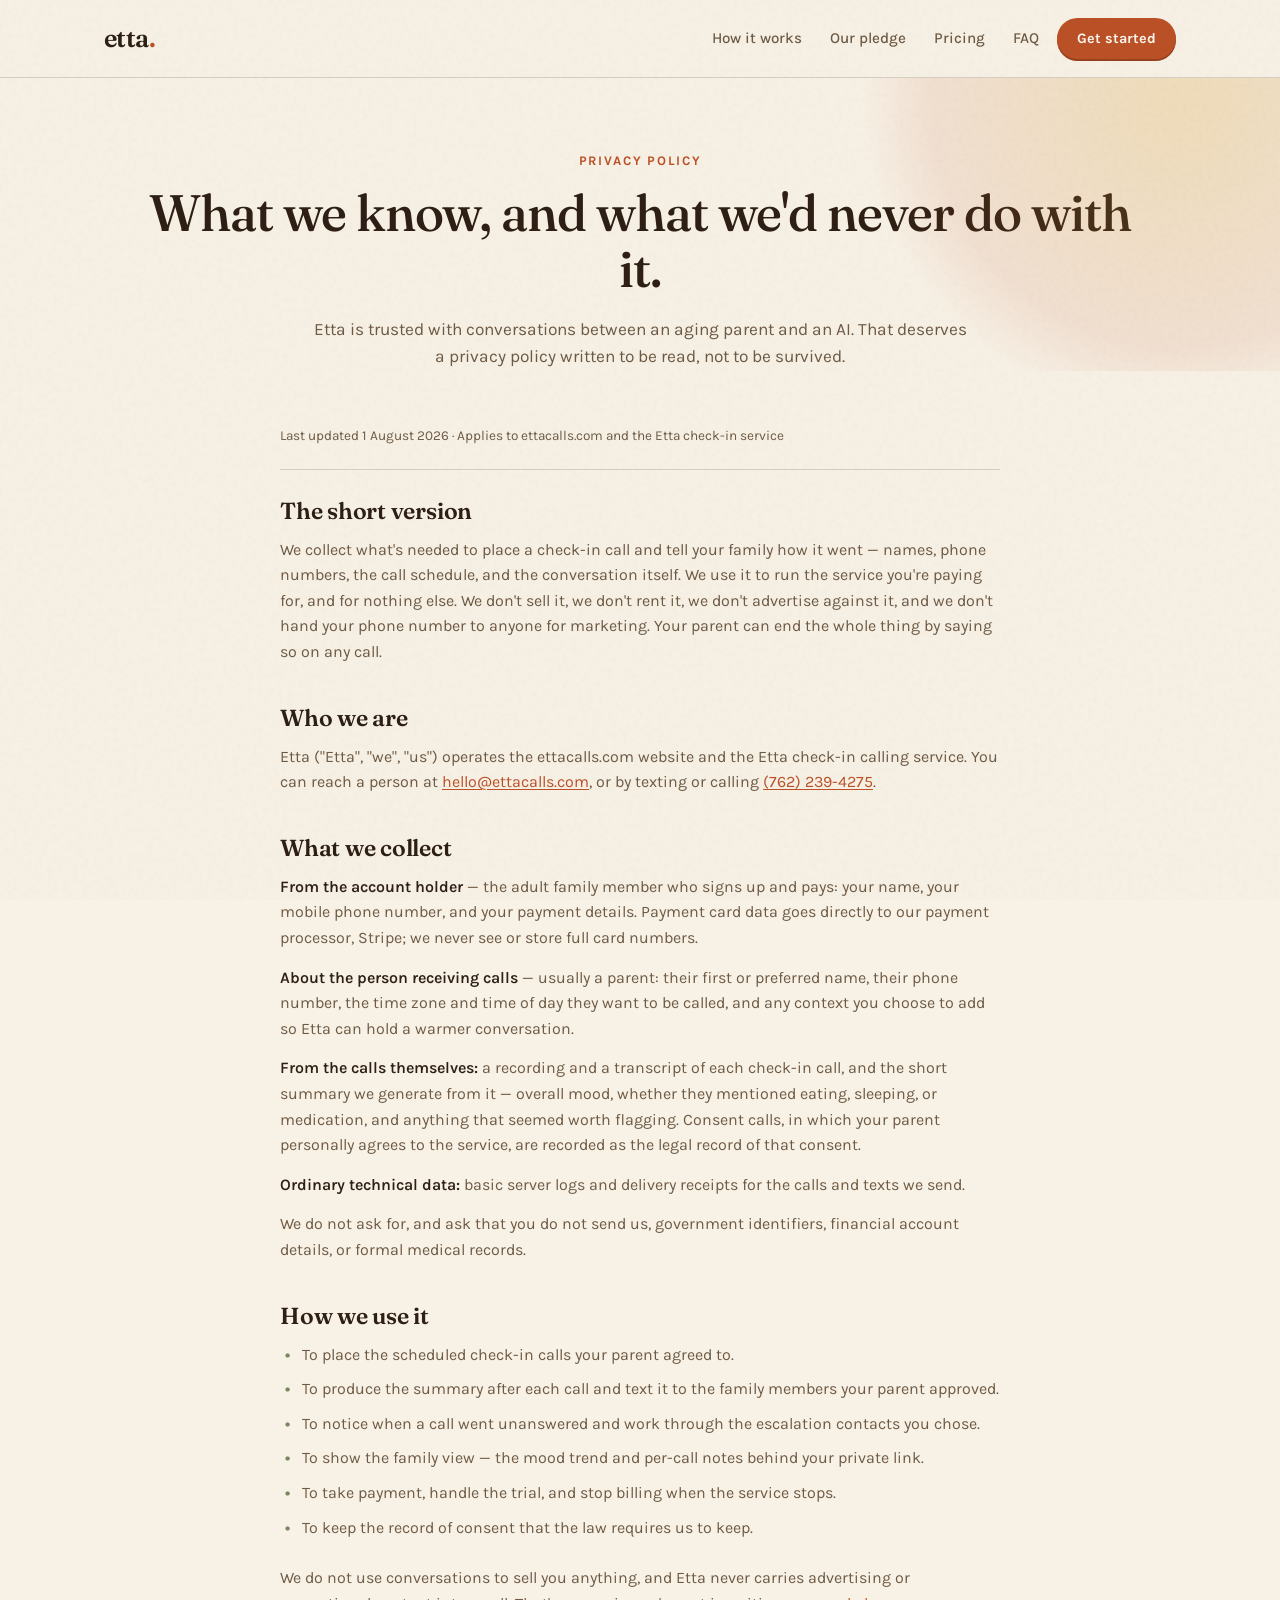
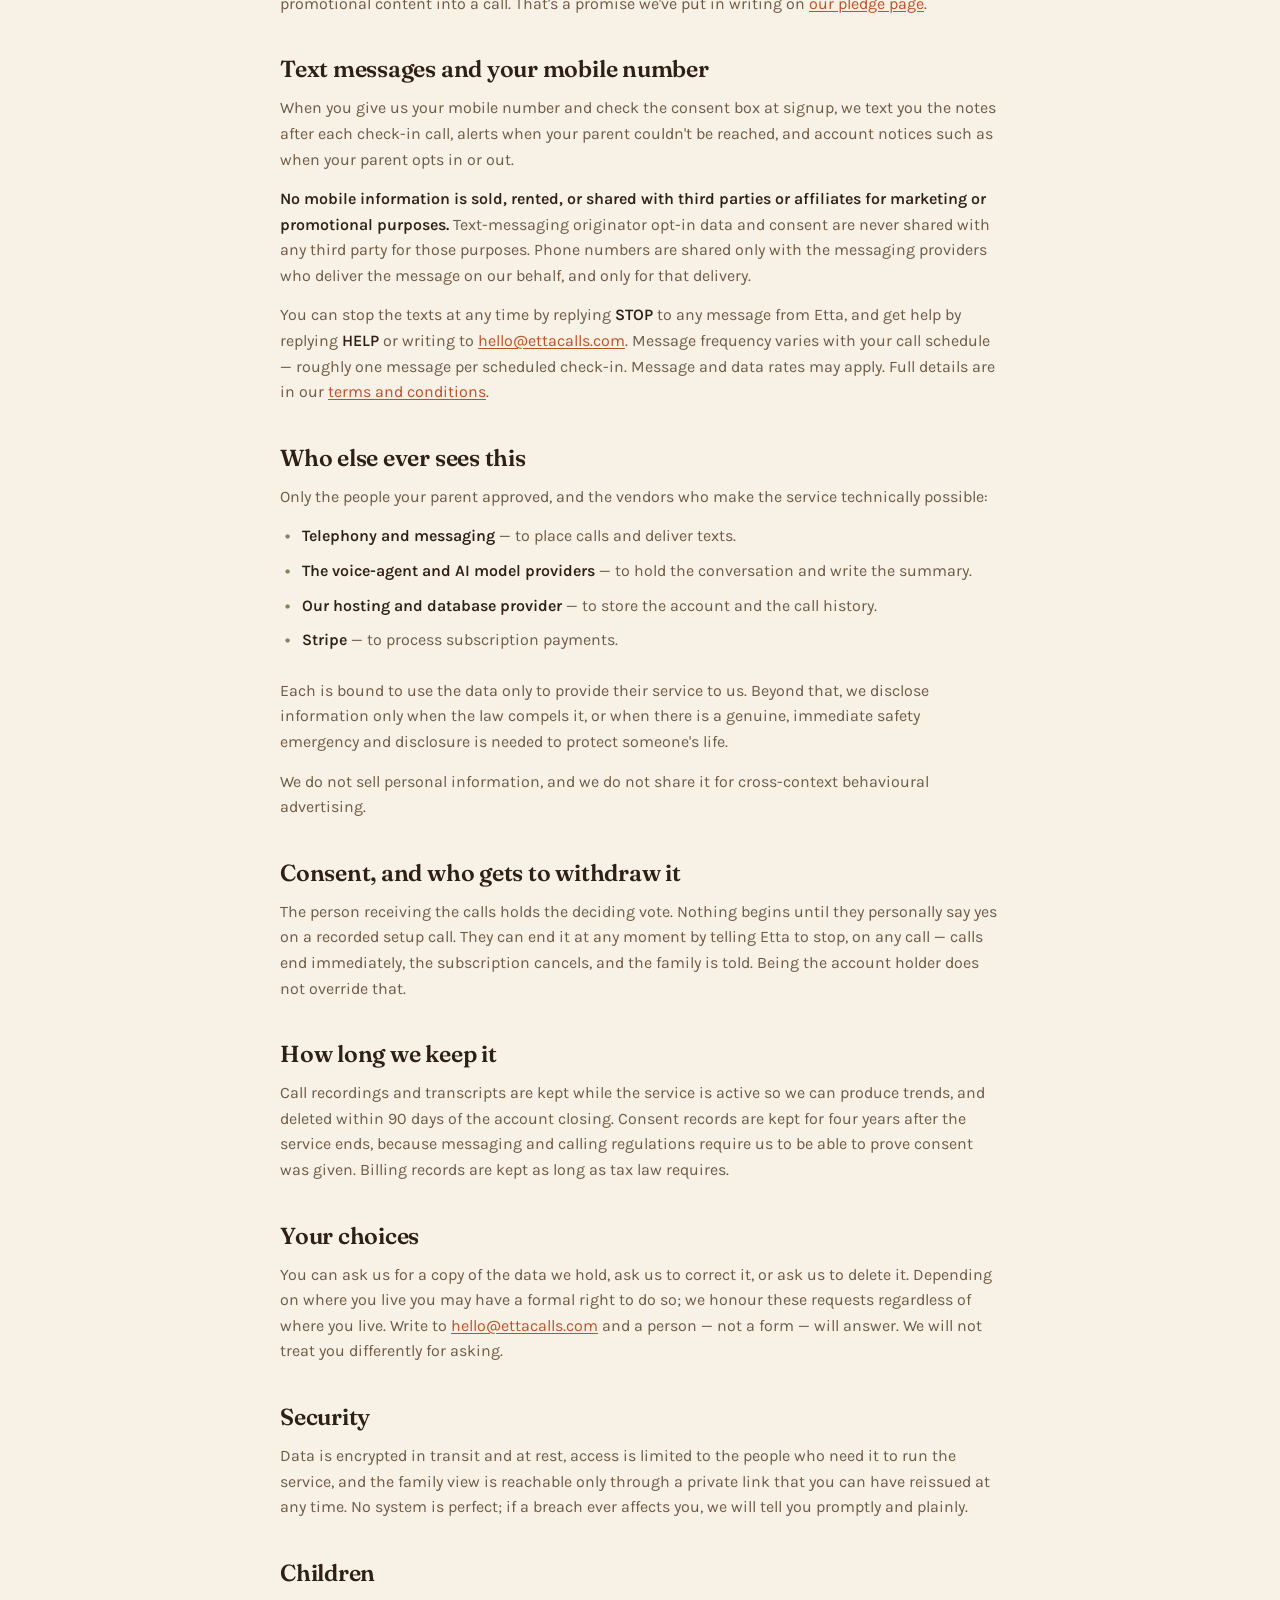
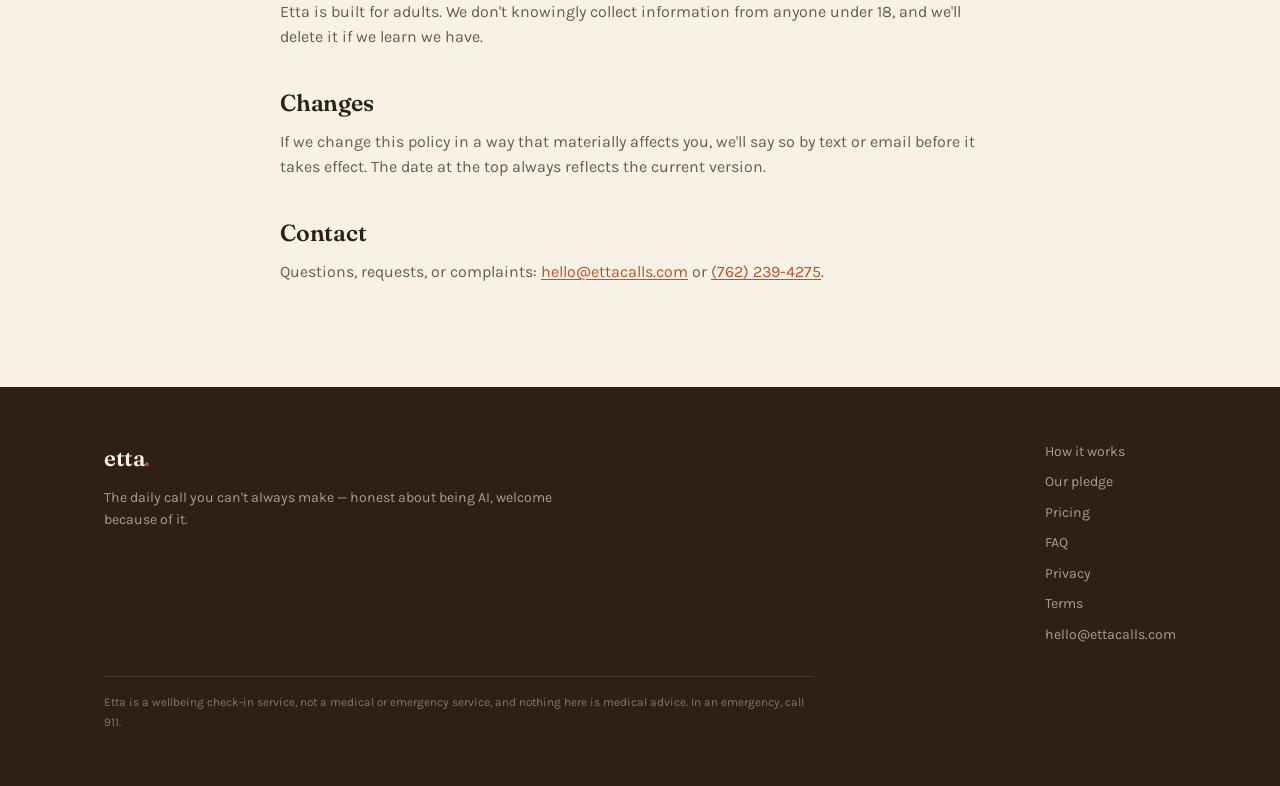
<file: privacy.html>
<!DOCTYPE html>
<html lang="en">
<head>
<meta charset="UTF-8">
<meta name="viewport" content="width=device-width, initial-scale=1.0">
<title>Privacy policy — Etta</title>
<meta name="description" content="What Etta collects, why, who ever sees it, and how long we keep it. Mobile information is never shared with third parties or affiliates for marketing.">
<link rel="icon" href="favicon.ico" sizes="32x32">
<link rel="icon" type="image/svg+xml" href="assets/favicon.svg">
<link rel="icon" type="image/png" sizes="32x32" href="assets/favicon-32x32.png" media="(prefers-color-scheme: light)">
<link rel="icon" type="image/png" sizes="16x16" href="assets/favicon-16x16.png" media="(prefers-color-scheme: light)">
<link rel="icon" type="image/png" sizes="32x32" href="assets/favicon-dark-32x32.png" media="(prefers-color-scheme: dark)">
<link rel="icon" type="image/png" sizes="16x16" href="assets/favicon-dark-16x16.png" media="(prefers-color-scheme: dark)">
<link rel="apple-touch-icon" href="assets/apple-touch-icon.png">
<link rel="manifest" href="site.webmanifest">
<meta name="theme-color" content="#F8F1E5">
<link rel="preconnect" href="https://fonts.googleapis.com">
<link rel="preconnect" href="https://fonts.gstatic.com" crossorigin>
<link href="https://fonts.googleapis.com/css2?family=Fraunces:ital,opsz,wght@0,9..144,400;0,9..144,500;0,9..144,600;1,9..144,400;1,9..144,500&family=Karla:ital,wght@0,400;0,500;0,600;0,700;1,400&display=swap" rel="stylesheet">
<link rel="stylesheet" href="styles.css">
</head>
<body>

<header>
  <nav class="nav">
    <a class="logo" href="/">etta<span>.</span></a>
    <div class="nav-links">
      <a href="/how-it-works">How it works</a>
      <a href="/pledge">Our pledge</a>
      <a href="/pricing">Pricing</a>
      <a href="/faq">FAQ</a>
    </div>
    <div class="nav-actions">
      <a class="btn small" href="/signup">Get started</a>
      <button class="menu-btn" type="button" aria-label="Menu" aria-expanded="false"><i></i><i></i><i></i></button>
    </div>
  </nav>
</header>

<main>
  <div class="page-hero center">
    <div class="wrap">
      <div class="sec-kicker">Privacy policy</div>
      <h1 class="page-title">What we know, and what we'd never do with it.</h1>
      <p class="sec-lede">Etta is trusted with conversations between an aging parent and an AI. That deserves a privacy policy written to be read, not to be survived.</p>
    </div>
  </div>

  <section style="padding-top:10px">
    <div class="wrap">
      <div class="legal">
        <p class="legal-meta">Last updated 1 August 2026 · Applies to ettacalls.com and the Etta check-in service</p>

        <h2>The short version</h2>
        <p>We collect what's needed to place a check-in call and tell your family how it went — names, phone numbers, the call schedule, and the conversation itself. We use it to run the service you're paying for, and for nothing else. We don't sell it, we don't rent it, we don't advertise against it, and we don't hand your phone number to anyone for marketing. Your parent can end the whole thing by saying so on any call.</p>

        <h2>Who we are</h2>
        <p>Etta ("Etta", "we", "us") operates the ettacalls.com website and the Etta check-in calling service. You can reach a person at <a href="mailto:hello@ettacalls.com">hello@ettacalls.com</a>, or by texting or calling <a href="tel:+17622394275">(762) 239-4275</a>.</p>

        <h2>What we collect</h2>
        <p><b>From the account holder</b> — the adult family member who signs up and pays: your name, your mobile phone number, and your payment details. Payment card data goes directly to our payment processor, Stripe; we never see or store full card numbers.</p>
        <p><b>About the person receiving calls</b> — usually a parent: their first or preferred name, their phone number, the time zone and time of day they want to be called, and any context you choose to add so Etta can hold a warmer conversation.</p>
        <p><b>From the calls themselves:</b> a recording and a transcript of each check-in call, and the short summary we generate from it — overall mood, whether they mentioned eating, sleeping, or medication, and anything that seemed worth flagging. Consent calls, in which your parent personally agrees to the service, are recorded as the legal record of that consent.</p>
        <p><b>Ordinary technical data:</b> basic server logs and delivery receipts for the calls and texts we send.</p>
        <p>We do not ask for, and ask that you do not send us, government identifiers, financial account details, or formal medical records.</p>

        <h2>How we use it</h2>
        <ul>
          <li>To place the scheduled check-in calls your parent agreed to.</li>
          <li>To produce the summary after each call and text it to the family members your parent approved.</li>
          <li>To notice when a call went unanswered and work through the escalation contacts you chose.</li>
          <li>To show the family view — the mood trend and per-call notes behind your private link.</li>
          <li>To take payment, handle the trial, and stop billing when the service stops.</li>
          <li>To keep the record of consent that the law requires us to keep.</li>
        </ul>
        <p>We do not use conversations to sell you anything, and Etta never carries advertising or promotional content into a call. That's a promise we've put in writing on <a href="/pledge">our pledge page</a>.</p>

        <h2>Text messages and your mobile number</h2>
        <p>When you give us your mobile number and check the consent box at signup, we text you the notes after each check-in call, alerts when your parent couldn't be reached, and account notices such as when your parent opts in or out.</p>
        <p><b>No mobile information is sold, rented, or shared with third parties or affiliates for marketing or promotional purposes.</b> Text-messaging originator opt-in data and consent are never shared with any third party for those purposes. Phone numbers are shared only with the messaging providers who deliver the message on our behalf, and only for that delivery.</p>
        <p>You can stop the texts at any time by replying <b>STOP</b> to any message from Etta, and get help by replying <b>HELP</b> or writing to <a href="mailto:hello@ettacalls.com">hello@ettacalls.com</a>. Message frequency varies with your call schedule — roughly one message per scheduled check-in. Message and data rates may apply. Full details are in our <a href="/terms">terms and conditions</a>.</p>

        <h2>Who else ever sees this</h2>
        <p>Only the people your parent approved, and the vendors who make the service technically possible:</p>
        <ul>
          <li><b>Telephony and messaging</b> — to place calls and deliver texts.</li>
          <li><b>The voice-agent and AI model providers</b> — to hold the conversation and write the summary.</li>
          <li><b>Our hosting and database provider</b> — to store the account and the call history.</li>
          <li><b>Stripe</b> — to process subscription payments.</li>
        </ul>
        <p>Each is bound to use the data only to provide their service to us. Beyond that, we disclose information only when the law compels it, or when there is a genuine, immediate safety emergency and disclosure is needed to protect someone's life.</p>
        <p>We do not sell personal information, and we do not share it for cross-context behavioural advertising.</p>

        <h2>Consent, and who gets to withdraw it</h2>
        <p>The person receiving the calls holds the deciding vote. Nothing begins until they personally say yes on a recorded setup call. They can end it at any moment by telling Etta to stop, on any call — calls end immediately, the subscription cancels, and the family is told. Being the account holder does not override that.</p>

        <h2>How long we keep it</h2>
        <p>Call recordings and transcripts are kept while the service is active so we can produce trends, and deleted within 90 days of the account closing. Consent records are kept for four years after the service ends, because messaging and calling regulations require us to be able to prove consent was given. Billing records are kept as long as tax law requires.</p>

        <h2>Your choices</h2>
        <p>You can ask us for a copy of the data we hold, ask us to correct it, or ask us to delete it. Depending on where you live you may have a formal right to do so; we honour these requests regardless of where you live. Write to <a href="mailto:hello@ettacalls.com">hello@ettacalls.com</a> and a person — not a form — will answer. We will not treat you differently for asking.</p>

        <h2>Security</h2>
        <p>Data is encrypted in transit and at rest, access is limited to the people who need it to run the service, and the family view is reachable only through a private link that you can have reissued at any time. No system is perfect; if a breach ever affects you, we will tell you promptly and plainly.</p>

        <h2>Children</h2>
        <p>Etta is built for adults. We don't knowingly collect information from anyone under 18, and we'll delete it if we learn we have.</p>

        <h2>Changes</h2>
        <p>If we change this policy in a way that materially affects you, we'll say so by text or email before it takes effect. The date at the top always reflects the current version.</p>

        <h2>Contact</h2>
        <p>Questions, requests, or complaints: <a href="mailto:hello@ettacalls.com">hello@ettacalls.com</a> or <a href="tel:+17622394275">(762) 239-4275</a>.</p>
      </div>
    </div>
  </section>
</main>

<footer>
  <div class="wrap">
    <div class="foot-grid">
      <div>
        <a class="logo" href="/">etta<span>.</span></a>
        <p style="margin-top:10px;max-width:34em">The daily call you can't always make — honest about being AI, welcome because of it.</p>
      </div>
      <div class="foot-links">
        <a href="/how-it-works">How it works</a>
        <a href="/pledge">Our pledge</a>
        <a href="/pricing">Pricing</a>
        <a href="/faq">FAQ</a>
        <a href="/privacy">Privacy</a>
        <a href="/terms">Terms</a>
        <a href="mailto:hello@ettacalls.com">hello@ettacalls.com</a>
      </div>
    </div>
    <div class="legal-note">
      Etta is a wellbeing check-in service, not a medical or emergency service, and nothing here is medical advice. In an emergency, call 911.
    </div>
  </div>
</footer>

<script src="app.js"></script>
</body>
</html>
</file>
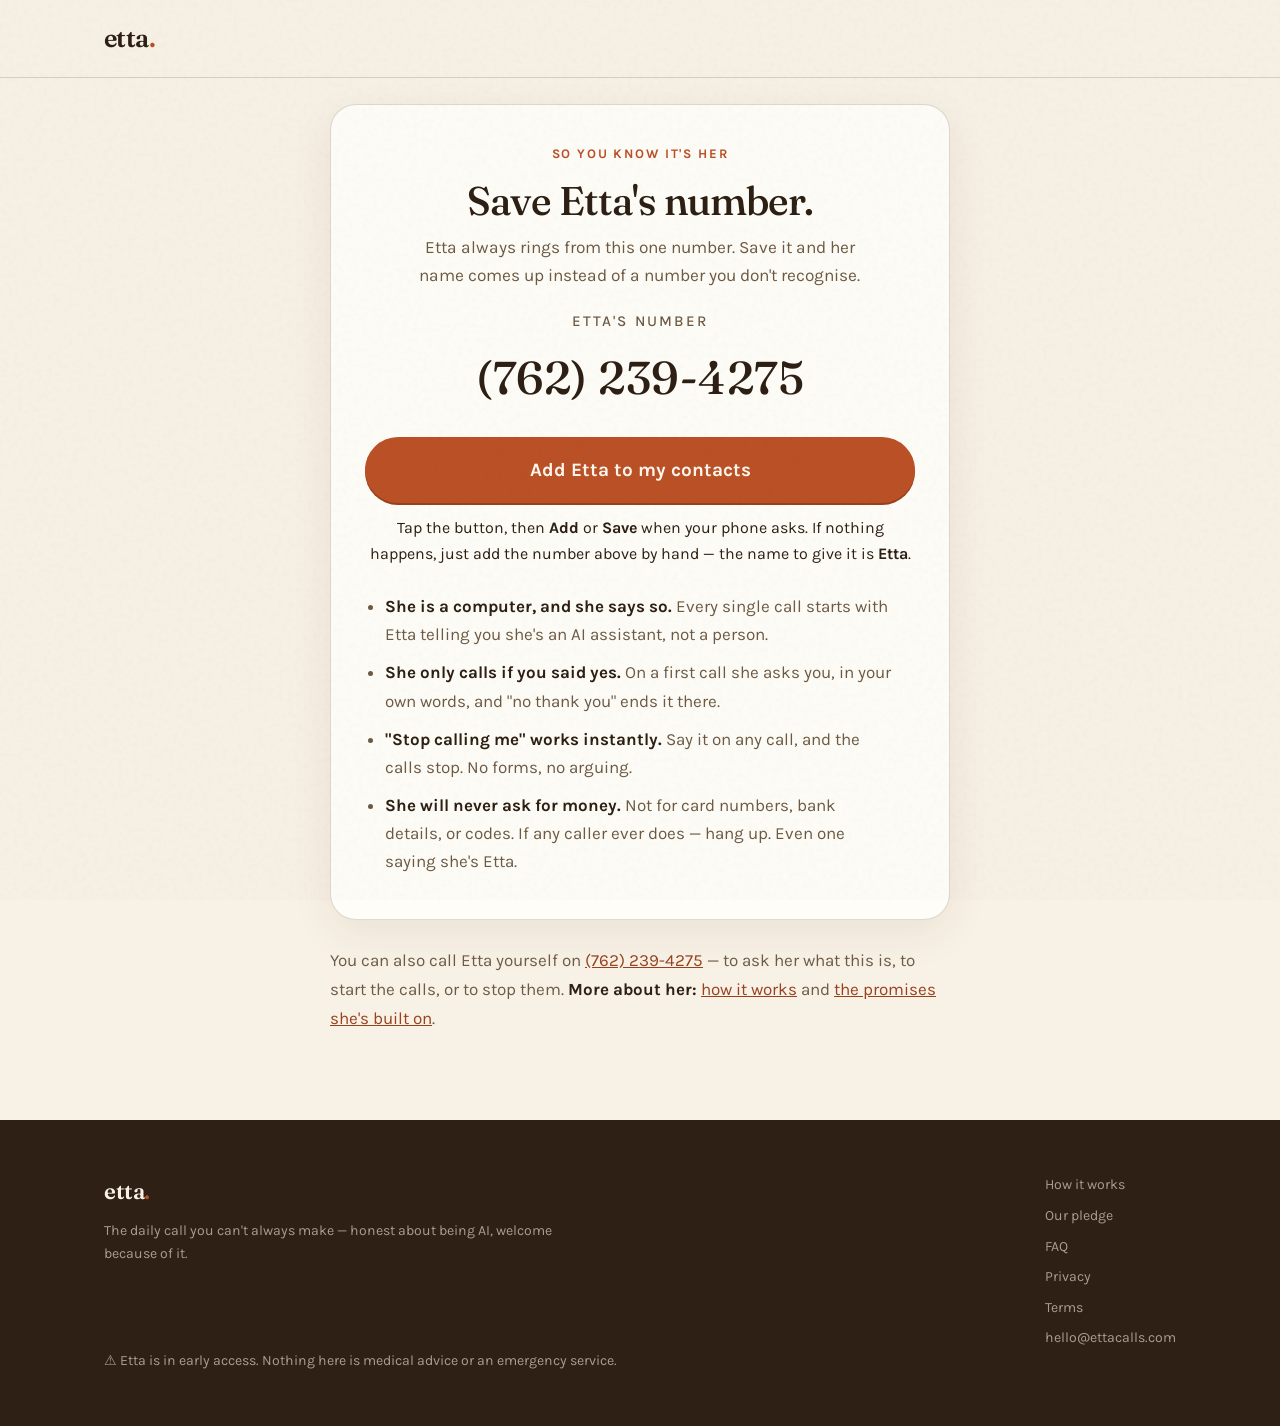
<file: save.html>
<!DOCTYPE html>
<html lang="en">
<head>
<meta charset="UTF-8">
<meta name="viewport" content="width=device-width, initial-scale=1.0">
<title>Save Etta's number — Etta</title>
<meta name="description" content="Etta always calls from (762) 239-4275. Save her as a contact so her call arrives with a name on it, not an unknown number.">
<link rel="icon" href="favicon.ico" sizes="any">
<link rel="icon" type="image/png" sizes="32x32" href="assets/favicon-32x32.png">
<link rel="icon" type="image/png" sizes="16x16" href="assets/favicon-16x16.png">
<link rel="apple-touch-icon" href="assets/apple-touch-icon.png">
<link rel="manifest" href="site.webmanifest">
<meta name="theme-color" content="#F8F1E5">
<link rel="preconnect" href="https://fonts.googleapis.com">
<link rel="preconnect" href="https://fonts.gstatic.com" crossorigin>
<link href="https://fonts.googleapis.com/css2?family=Fraunces:ital,opsz,wght@0,9..144,400;0,9..144,500;0,9..144,600;1,9..144,400;1,9..144,500&family=Karla:ital,wght@0,400;0,500;0,600;0,700;1,400&display=swap" rel="stylesheet">
<link rel="stylesheet" href="styles.css">
<style>
/* This page is read by an 80-year-old on a phone, often after a text from
   their daughter. Everything is bigger than the rest of the site, there is
   one thing to do, and nothing is being sold. */
.save-card{max-width:620px;margin:0 auto;background:var(--card);
  border:1px solid var(--line);border-radius:26px;padding:38px 34px 34px;
  text-align:center;box-shadow:0 14px 44px rgba(63,45,32,.07)}
.save-card h1{font-size:clamp(30px,6vw,40px);line-height:1.15;margin:0 0 10px}
.save-num{display:block;font-family:var(--serif);font-weight:500;
  font-size:clamp(34px,9vw,46px);letter-spacing:.5px;color:var(--ink);
  margin:20px 0 4px;text-decoration:none}
.save-num small{display:block;font-family:var(--sans);font-size:15px;
  letter-spacing:.14em;text-transform:uppercase;color:var(--ink-soft);
  margin-bottom:8px}
.save-card .btn{width:100%;font-size:19px;padding:18px 22px;margin-top:18px}
.save-how{margin:26px auto 0;max-width:30em;text-align:left;
  color:var(--ink-soft);font-size:17px;line-height:1.65}
.save-how li{margin:10px 0}
.save-how li b{color:var(--ink)}
.save-facts{max-width:620px;margin:26px auto 0;font-size:17px;line-height:1.7;
  color:var(--ink-soft)}
.save-facts b{color:var(--ink)}
.save-facts a,.save-how a{color:var(--terra-deep)}
@media (max-width:600px){.save-card{padding:28px 20px 26px;border-radius:20px}}
</style>
</head>
<body>

<header>
  <nav class="nav">
    <a class="logo" href="/">etta<span>.</span></a>
  </nav>
</header>

<main>
  <section style="padding-top:26px">
    <div class="wrap">
      <div class="save-card">
        <div class="sec-kicker">So you know it's her</div>
        <h1>Save Etta's number.</h1>
        <p class="sec-lede" style="margin:8px auto 0;max-width:26em">Etta always rings from this one number. Save it and her name comes up instead of a number you don't recognise.</p>

        <a class="save-num" href="tel:+17622394275"><small>Etta's number</small>(762) 239-4275</a>

        <a class="btn" href="/etta.vcf" download="Etta.vcf">Add Etta to my contacts</a>
        <p class="signup-note" style="margin-top:12px">Tap the button, then <b>Add</b> or <b>Save</b> when your phone asks. If nothing happens, just add the number above by hand — the name to give it is <b>Etta</b>.</p>

        <ul class="save-how">
          <li><b>She is a computer, and she says so.</b> Every single call starts with Etta telling you she's an AI assistant, not a person.</li>
          <li><b>She only calls if you said yes.</b> On a first call she asks you, in your own words, and "no thank you" ends it there.</li>
          <li><b>"Stop calling me" works instantly.</b> Say it on any call, and the calls stop. No forms, no arguing.</li>
          <li><b>She will never ask for money.</b> Not for card numbers, bank details, or codes. If any caller ever does — hang up. Even one saying she's Etta.</li>
        </ul>
      </div>

      <p class="save-facts">You can also call Etta yourself on <a href="tel:+17622394275">(762) 239-4275</a> — to ask her what this is, to start the calls, or to stop them. <b>More about her:</b> <a href="/how-it-works">how it works</a> and <a href="/pledge">the promises she's built on</a>.</p>
    </div>
  </section>
</main>

<footer>
  <div class="wrap">
    <div class="foot-grid">
      <div>
        <a class="logo" href="/">etta<span>.</span></a>
        <p style="margin-top:10px;max-width:34em">The daily call you can't always make — honest about being AI, welcome because of it.</p>
      </div>
      <div class="foot-links">
        <a href="/how-it-works">How it works</a>
        <a href="/pledge">Our pledge</a>
        <a href="/faq">FAQ</a>
        <a href="/privacy">Privacy</a>
        <a href="/terms">Terms</a>
        <a href="mailto:hello@ettacalls.com">hello@ettacalls.com</a>
      </div>
    </div>
    <div class="draft-note">
      &#x26A0;&#xFE0E; Etta is in early access. Nothing here is medical advice or an emergency service.
    </div>
  </div>
</footer>

<script src="app.js"></script>
</body>
</html>
</file>
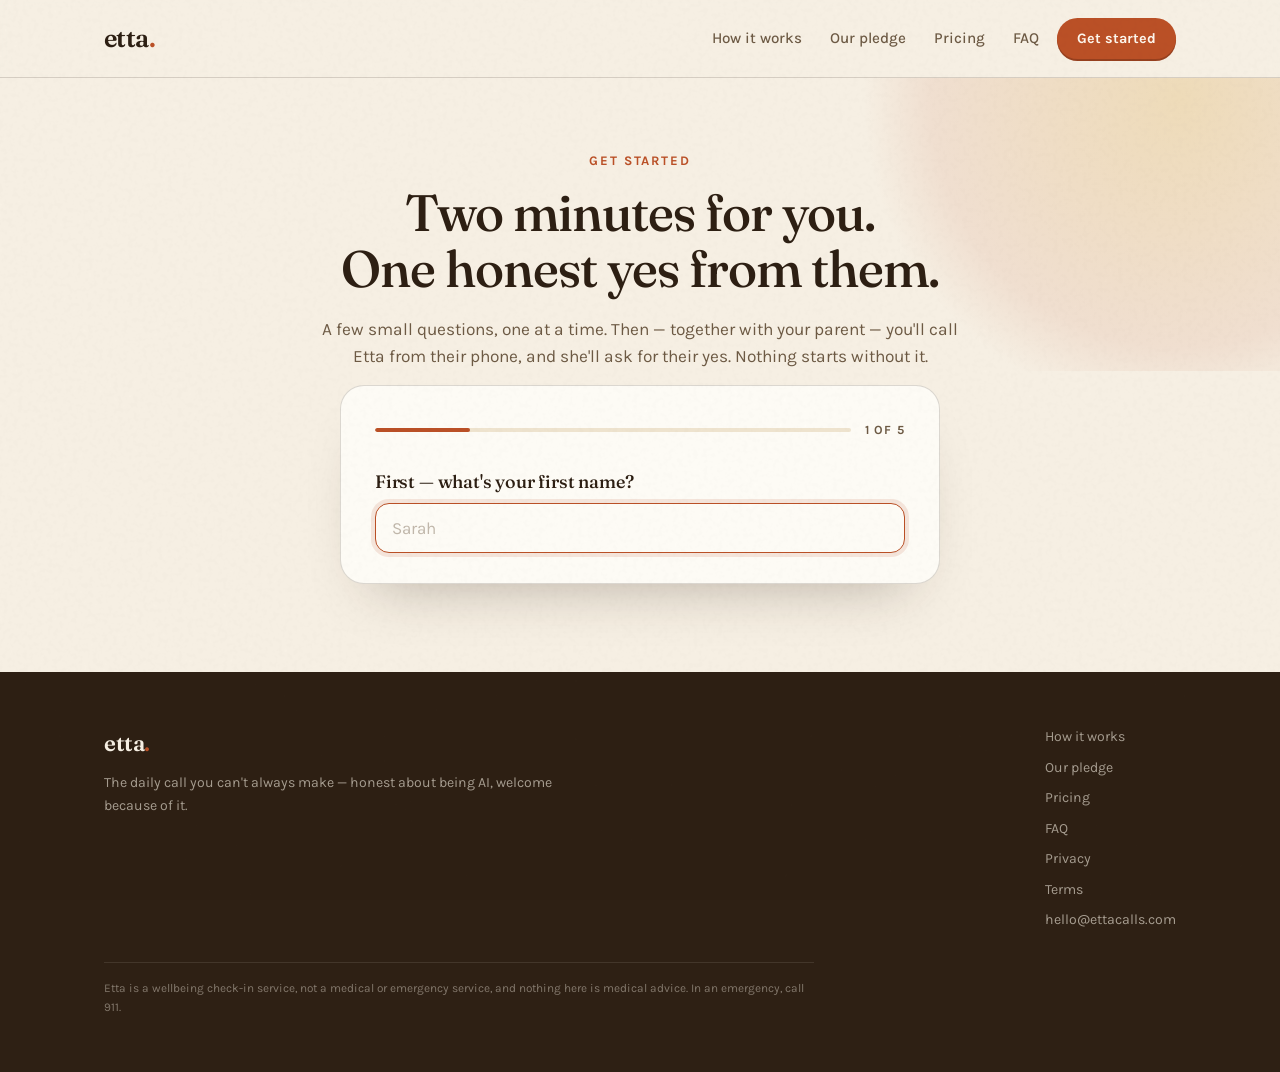
<file: signup.html>
<!DOCTYPE html>
<html lang="en">
<head>
<meta charset="UTF-8">
<meta name="viewport" content="width=device-width, initial-scale=1.0">
<title>Set up Etta — two minutes, no app</title>
<meta name="description" content="Set up Etta's daily check-in calls for your parent in two minutes. No app, no account. Nothing starts until your parent personally says yes to Etta on a recorded call.">
<link rel="icon" href="favicon.ico" sizes="32x32">
<link rel="icon" type="image/svg+xml" href="assets/favicon.svg">
<link rel="icon" type="image/png" sizes="32x32" href="assets/favicon-32x32.png" media="(prefers-color-scheme: light)">
<link rel="icon" type="image/png" sizes="16x16" href="assets/favicon-16x16.png" media="(prefers-color-scheme: light)">
<link rel="icon" type="image/png" sizes="32x32" href="assets/favicon-dark-32x32.png" media="(prefers-color-scheme: dark)">
<link rel="icon" type="image/png" sizes="16x16" href="assets/favicon-dark-16x16.png" media="(prefers-color-scheme: dark)">
<link rel="apple-touch-icon" href="assets/apple-touch-icon.png">
<link rel="manifest" href="site.webmanifest">
<meta name="theme-color" content="#F8F1E5">
<link rel="preconnect" href="https://fonts.googleapis.com">
<link rel="preconnect" href="https://fonts.gstatic.com" crossorigin>
<link href="https://fonts.googleapis.com/css2?family=Fraunces:ital,opsz,wght@0,9..144,400;0,9..144,500;0,9..144,600;1,9..144,400;1,9..144,500&family=Karla:ital,wght@0,400;0,500;0,600;0,700;1,400&display=swap" rel="stylesheet">
<link rel="stylesheet" href="styles.css">
<style>
/* ---------- the card the whole form lives in ---------- */
.signup-card{
  max-width:600px;margin:0 auto;background:var(--card);
  border:1px solid var(--line);border-radius:24px;
  padding:34px 34px 30px;
  box-shadow:0 30px 60px -34px rgba(46,32,20,.35);
}
.rail{display:flex;align-items:center;gap:14px;margin-bottom:30px}
.rail-track{flex:1;height:4px;border-radius:999px;background:var(--paper-deep);overflow:hidden}
.rail-fill{display:block;height:100%;width:20%;border-radius:999px;background:var(--terra);
  transition:width .45s cubic-bezier(.4,0,.2,1)}
.rail-num{font-size:12.5px;font-weight:700;letter-spacing:.1em;text-transform:uppercase;
  color:var(--ink-soft);flex:none}

/* ---------- one question at a time ---------- */
.sq{display:none}
.sq.show{display:block;animation:stepIn .4s ease}
.sq.show + .sq.show{margin-top:28px}
@keyframes stepIn{from{opacity:0;transform:translateY(10px)}to{opacity:1;transform:none}}

/* ---------- fields ---------- */
.sf{display:flex;flex-direction:column;gap:9px}
.sf + .sf,.sf-row + .sf{margin-top:26px}
.sf-lab{font-family:var(--serif);font-size:18px;font-weight:500;line-height:1.35;letter-spacing:-.01em}
.sf-lab em{font-style:italic;font-family:var(--sans);font-size:13.5px;font-weight:400;color:var(--ink-soft)}
.sf input:not(.pd),.sf select,.sf textarea{
  width:100%;font-family:var(--sans);font-size:17px;color:var(--ink);
  background:var(--paper);border:1.5px solid var(--line);border-radius:14px;
  padding:14px 16px;outline:none;
  transition:border-color .18s ease,box-shadow .18s ease,background .18s ease;
}
.sf input:not(.pd)::placeholder,.sf textarea::placeholder{color:rgba(110,91,69,.42)}
.sf input:not(.pd):focus,.sf select:focus,.sf textarea:focus{
  border-color:var(--terra);background:var(--card);box-shadow:0 0 0 4px rgba(188,81,39,.13)}
.sf textarea{line-height:1.55;resize:none;font-size:16px}
.sf select{
  cursor:pointer;appearance:none;-webkit-appearance:none;padding-right:42px;
  background-image:url("data:image/svg+xml,%3Csvg xmlns='http://www.w3.org/2000/svg' width='14' height='9' viewBox='0 0 14 9' fill='none'%3E%3Cpath d='M1 1l6 6 6-6' stroke='%236E5B45' stroke-width='2' stroke-linecap='round' stroke-linejoin='round'/%3E%3C/svg%3E");
  background-repeat:no-repeat;background-position:right 16px center;
}
/* two-up row — labels can wrap to different heights, so the controls
   are pushed off the label and centred against the taller neighbour. */
.sf-row{display:grid;grid-template-columns:1fr 1fr;gap:0 20px;align-items:stretch}
.sf-row > .sf + .sf{margin-top:0}
.sf-row .sf select,.sf-row .sf > input{margin-top:auto;margin-bottom:auto}
.sf-row .sf .wheel{margin-top:auto}
@media(max-width:540px){
  .sf-row{grid-template-columns:1fr}
  .sf-row .sf + .sf{margin-top:26px}
}

/* ---------- segmented phone entry ----------
   Three boxes, each split into one cell per digit: 3 · 3 · 4. */
.phone-boxes{display:flex;align-items:center;gap:10px;max-width:440px}
.pgroup{
  display:flex;flex:3 1 0;min-width:0;overflow:hidden;
  background:var(--paper);border:1.5px solid var(--line);border-radius:14px;
  transition:border-color .18s ease,box-shadow .18s ease,background .18s ease;
}
.pgroup.g4{flex:4 1 0}
.pgroup.filled{border-color:rgba(188,81,39,.42);background:var(--card)}
.pgroup:focus-within{border-color:var(--terra);background:var(--card);
  box-shadow:0 0 0 4px rgba(188,81,39,.13)}
.pd{
  flex:1 1 0;min-width:0;width:100%;text-align:center;
  font-family:var(--sans);font-size:19px;font-weight:600;color:var(--ink);
  background:transparent;border:0;border-radius:0;padding:15px 0;outline:none;
  transition:background .18s ease;
}
.pd + .pd{border-left:1.5px solid rgba(46,32,20,.13)}
.pd:focus{background:rgba(188,81,39,.08)}
@media(max-width:420px){
  .phone-boxes{gap:7px}
  .pd{font-size:17px;padding:14px 0}
}

/* ---------- call-time wheel ----------
   A snap-scrolling drum: the time sitting in the band is the answer. */
.wheel{
  position:relative;height:138px;overflow:hidden;outline:none;
  background:var(--paper);border:1.5px solid var(--line);border-radius:14px;
  transition:border-color .18s ease,box-shadow .18s ease,background .18s ease;
}
.wheel:focus,.wheel:focus-within{border-color:var(--terra);background:var(--card);
  box-shadow:0 0 0 4px rgba(188,81,39,.13)}
.wheel-band{
  position:absolute;left:7px;right:7px;top:50%;height:46px;transform:translateY(-50%);
  border-radius:10px;background:rgba(188,81,39,.09);pointer-events:none;z-index:1;
}
.wheel-scroll{
  position:relative;z-index:2;height:100%;overflow-y:scroll;overscroll-behavior:contain;
  scroll-snap-type:y mandatory;padding:46px 0;
  scrollbar-width:none;-ms-overflow-style:none;
  -webkit-mask-image:linear-gradient(to bottom,transparent 2%,#000 30%,#000 70%,transparent 98%);
  mask-image:linear-gradient(to bottom,transparent 2%,#000 30%,#000 70%,transparent 98%);
}
.wheel-scroll::-webkit-scrollbar{display:none}
.wheel-opt{
  height:46px;display:flex;align-items:center;justify-content:center;text-align:center;
  scroll-snap-align:center;cursor:pointer;user-select:none;padding:0 8px;
  font-size:15.5px;color:var(--ink-soft);line-height:1.2;
  transition:color .18s ease,transform .18s ease;
}
.wheel-opt.on{color:var(--ink);font-weight:700;font-size:16.5px}
@media(max-width:540px){
  .wheel{height:130px}
  .wheel-band{height:44px}
  .wheel-scroll{padding:43px 0}
  .wheel-opt{height:44px}
}

/* ---------- plan picker ---------- */
.plans-pick{margin-top:28px}
.pick-q{display:block;font-family:var(--serif);font-size:18px;font-weight:500;margin-bottom:11px}
.pick{
  display:flex;align-items:flex-start;gap:12px;cursor:pointer;
  border:1.5px solid var(--line);border-radius:16px;padding:15px 16px;
  background:var(--paper);transition:border-color .18s ease,background .18s ease,box-shadow .18s ease;
}
.pick + .pick{margin-top:10px}
.pick:hover{border-color:rgba(188,81,39,.4)}
.pick.on{border-color:var(--terra);background:var(--card);box-shadow:0 0 0 3px rgba(188,81,39,.1)}
.pick input{margin-top:2px;accent-color:var(--terra);width:18px;height:18px;flex:none}
.pick-body{display:block;line-height:1.4;flex:1}
.pick-body b{font-size:16.5px;font-weight:700}
.pick-body small{font-size:15px;font-weight:600;color:var(--terra-deep);float:right;margin-left:10px}
.pick-body em{display:block;font-style:normal;font-size:13.5px;color:var(--ink-soft);margin-top:3px}

/* ---------- consent + submit ---------- */
.consent{display:flex;align-items:flex-start;gap:11px;margin-top:26px;padding-top:22px;
  border-top:1px solid var(--line);cursor:pointer}
.consent input{margin-top:3px;accent-color:var(--terra);width:17px;height:17px;flex:none}
.consent-body{display:block;font-size:13.5px;line-height:1.55;color:var(--ink-soft)}
.consent-body a{color:var(--terra)}
.consent.missing{animation:nudge .4s ease}
.consent.missing .consent-body{color:var(--terra-deep)}
@keyframes nudge{25%{transform:translateX(-4px)}75%{transform:translateX(4px)}}
.signup-msg{color:var(--terra-deep);font-size:14px;margin-top:10px;min-height:1.3em;text-align:center}
.signup-note{font-size:13px;color:var(--ink-soft);margin-top:14px;line-height:1.55;text-align:center}
.signup-note b{color:var(--ink)}

/* ---------- the "now call Etta" screen ---------- */
.next-step{max-width:600px;margin:0 auto;background:var(--card);
  border:1px solid var(--line);border-radius:24px;padding:34px 30px;text-align:center;
  box-shadow:0 30px 60px -34px rgba(46,32,20,.35)}
.next-step .bignum{display:inline-block;font-family:var(--serif);font-size:36px;
  font-weight:600;color:var(--terra-deep);margin:14px 0 4px;text-decoration:none;letter-spacing:-.02em}
.next-step ol{text-align:left;margin:22px auto 0;max-width:27em;padding-left:22px}
.next-step ol li{margin:9px 0;color:var(--ink-soft)}
.next-step ol li b{color:var(--ink)}

@media(max-width:540px){
  .signup-card,.next-step{padding:26px 20px 24px;border-radius:20px}
}
</style>
</head>
<body>

<header>
  <nav class="nav">
    <a class="logo" href="/">etta<span>.</span></a>
    <div class="nav-links">
      <a href="/how-it-works">How it works</a>
      <a href="/pledge">Our pledge</a>
      <a href="/pricing">Pricing</a>
      <a href="/faq">FAQ</a>
    </div>
    <div class="nav-actions">
      <a class="btn small" href="/signup">Get started</a>
      <button class="menu-btn" type="button" aria-label="Menu" aria-expanded="false"><i></i><i></i><i></i></button>
    </div>
  </nav>
</header>

<main>
  <div class="page-hero center">
    <div class="wrap">
      <div class="sec-kicker">Get started</div>
      <h1 class="page-title">Two minutes for you.<br>One honest yes from them.</h1>
      <p class="sec-lede">A few small questions, one at a time. Then — together with your parent — you'll call Etta from their phone, and she'll ask for their yes. Nothing starts without it.</p>
    </div>
  </div>

  <section style="padding-top:14px">
    <div class="wrap">

      <form class="signup-card" id="signup-form" novalidate>
        <div class="rail">
          <span class="rail-track"><i class="rail-fill" id="rail-fill"></i></span>
          <span class="rail-num" id="rail-num">1 of 5</span>
        </div>

        <div class="sq show">
          <label class="sf"><span class="sf-lab">First — what's your first name?</span>
            <input type="text" name="your_name" autocomplete="given-name" maxlength="80" placeholder="Sarah" autofocus></label>
        </div>

        <div class="sq">
          <div class="sf">
            <span class="sf-lab" id="lbl-your-phone">Your mobile number <em>— Etta texts you the notes here</em></span>
            <div class="phone-boxes" data-phone="your_phone" role="group" aria-labelledby="lbl-your-phone">
              <span class="pgroup">
                <input class="pd" type="tel" inputmode="numeric" maxlength="1" autocomplete="off" aria-label="Digit 1">
                <input class="pd" type="tel" inputmode="numeric" maxlength="1" autocomplete="off" aria-label="Digit 2">
                <input class="pd" type="tel" inputmode="numeric" maxlength="1" autocomplete="off" aria-label="Digit 3">
              </span>
              <span class="pgroup">
                <input class="pd" type="tel" inputmode="numeric" maxlength="1" autocomplete="off" aria-label="Digit 4">
                <input class="pd" type="tel" inputmode="numeric" maxlength="1" autocomplete="off" aria-label="Digit 5">
                <input class="pd" type="tel" inputmode="numeric" maxlength="1" autocomplete="off" aria-label="Digit 6">
              </span>
              <span class="pgroup g4">
                <input class="pd" type="tel" inputmode="numeric" maxlength="1" autocomplete="off" aria-label="Digit 7">
                <input class="pd" type="tel" inputmode="numeric" maxlength="1" autocomplete="off" aria-label="Digit 8">
                <input class="pd" type="tel" inputmode="numeric" maxlength="1" autocomplete="off" aria-label="Digit 9">
                <input class="pd" type="tel" inputmode="numeric" maxlength="1" autocomplete="off" aria-label="Digit 10">
              </span>
              <input type="hidden" name="your_phone">
            </div>
          </div>
        </div>

        <div class="sq">
          <label class="sf"><span class="sf-lab">And who is Etta calling? Their first name</span>
            <input type="text" name="parent_name" maxlength="80" placeholder="Margaret"></label>
        </div>

        <div class="sq">
          <div class="sf">
            <span class="sf-lab" id="lbl-parent-phone">Their phone number <em>— the phone that will ring</em></span>
            <div class="phone-boxes" data-phone="parent_phone" role="group" aria-labelledby="lbl-parent-phone">
              <span class="pgroup">
                <input class="pd" type="tel" inputmode="numeric" maxlength="1" autocomplete="off" aria-label="Digit 1">
                <input class="pd" type="tel" inputmode="numeric" maxlength="1" autocomplete="off" aria-label="Digit 2">
                <input class="pd" type="tel" inputmode="numeric" maxlength="1" autocomplete="off" aria-label="Digit 3">
              </span>
              <span class="pgroup">
                <input class="pd" type="tel" inputmode="numeric" maxlength="1" autocomplete="off" aria-label="Digit 4">
                <input class="pd" type="tel" inputmode="numeric" maxlength="1" autocomplete="off" aria-label="Digit 5">
                <input class="pd" type="tel" inputmode="numeric" maxlength="1" autocomplete="off" aria-label="Digit 6">
              </span>
              <span class="pgroup g4">
                <input class="pd" type="tel" inputmode="numeric" maxlength="1" autocomplete="off" aria-label="Digit 7">
                <input class="pd" type="tel" inputmode="numeric" maxlength="1" autocomplete="off" aria-label="Digit 8">
                <input class="pd" type="tel" inputmode="numeric" maxlength="1" autocomplete="off" aria-label="Digit 9">
                <input class="pd" type="tel" inputmode="numeric" maxlength="1" autocomplete="off" aria-label="Digit 10">
              </span>
              <input type="hidden" name="parent_phone">
            </div>
          </div>
        </div>

        <div class="sq">
          <div class="sf-row">
            <label class="sf"><span class="sf-lab" id="lbl-tz">Where they live</span>
              <select name="timezone"></select></label>
            <div class="sf"><span class="sf-lab" id="lbl-time">Call time <em>(their time)</em></span>
              <div class="wheel" id="time-wheel" tabindex="0" role="listbox"
                aria-labelledby="lbl-time" aria-activedescendant="">
                <span class="wheel-band" aria-hidden="true"></span>
                <div class="wheel-scroll" id="time-scroll"></div>
              </div>
              <input type="hidden" name="call_time">
            </div>
          </div>
          <label class="sf"><span class="sf-lab" id="lbl-notes">Anything Etta should know? <em>(optional)</em></span>
            <textarea name="notes" rows="3" maxlength="1000" placeholder="Loves her garden. Widowed last year. Grandkids are Ben and Lucy…"></textarea></label>

          <div class="plans-pick">
            <span class="pick-q">How often should Etta call?</span>
            <label class="pick on">
              <input type="radio" name="plan" value="daily" checked>
              <span class="pick-body"><small>$39/month</small><b>Every day</b>
                <em>Daily call, weekly trends, priority escalation.</em></span>
            </label>
            <label class="pick">
              <input type="radio" name="plan" value="standard">
              <span class="pick-body"><small>$19/month</small><b>Three days a week</b>
                <em>Monday, Wednesday, Friday.</em></span>
            </label>
            <label class="pick">
              <input type="radio" name="plan" value="companion">
              <span class="pick-body"><small>$69/month</small><b>Every day, unhurried</b>
                <em>A longer call — ten to fifteen minutes — for someone who's often alone.</em></span>
            </label>
          </div>

          <div class="plans-pick">
            <span class="pick-q">Would you like a hand setting it up?</span>
            <label class="pick">
              <input type="checkbox" name="concierge" value="1">
              <span class="pick-body"><small>$49 once</small><b>Concierge setup</b>
                <em>A person from Etta calls you, walks you through it, and will stay on
                  the line for your parent's yes. Added to your first month — so if your
                  parent says no, it's never charged either.</em></span>
            </label>
          </div>

          <label class="consent">
            <input type="checkbox" name="sms_consent" id="sms-consent">
            <span class="consent-body">Yes, text me Etta's check-in notes and alerts at this number.
              Message frequency varies (about one message per scheduled check-in).
              Msg &amp; data rates may apply. Reply STOP to opt out, HELP for help.
              See our <a href="/privacy" target="_blank" rel="noopener">privacy policy</a>
              and <a href="/terms" target="_blank" rel="noopener">terms</a>.</span>
          </label>

          <div class="hp-field" aria-hidden="true"><input type="text" name="website" tabindex="-1" autocomplete="off"></div>
          <button class="btn" type="submit" style="width:100%;margin-top:24px">Continue to payment</button>
          <p class="signup-msg" role="status"></p>
          <p class="signup-note"><b>14 days free, and you're not charged until your parent says yes.</b>
          If they decline — or you don't finish setting up — the trial cancels itself and
          nothing is billed. Cancel anytime, and if your parent ever tells Etta to stop,
          the calls end and so does the billing.</p>
        </div>
      </form>

      <div class="next-step" id="signup-done" hidden>
        <div class="sec-kicker">One step left — and it's <b id="done-name">their</b> step</div>
        <h2 style="margin-top:6px">Now call Etta, together.</h2>
        <a class="bignum" id="etta-tel" href="tel:+17622394275">(762) 239-4275</a>
        <p class="sec-lede" style="margin-top:6px">From <b><span id="done-name2">your parent</span>'s phone</b>, with you beside them or on the line.</p>
        <ol>
          <li>Etta answers, says hello, and explains she's an AI — plainly.</li>
          <li>She describes the daily call and asks <b>your parent</b> for their yes, in their own voice, on a recorded line.</li>
          <li>If they say yes: first call tomorrow at the time you chose, and you'll get a text after every conversation. If they say no — nothing happens, ever. That's the deal.</li>
        </ol>
        <p class="signup-note">No rush — this works whenever you're next together or on the phone with them.</p>
      </div>

    </div>
  </section>
</main>

<footer>
  <div class="wrap">
    <div class="foot-grid">
      <div>
        <a class="logo" href="/">etta<span>.</span></a>
        <p style="margin-top:10px;max-width:34em">The daily call you can't always make — honest about being AI, welcome because of it.</p>
      </div>
      <div class="foot-links">
        <a href="/how-it-works">How it works</a>
        <a href="/pledge">Our pledge</a>
        <a href="/pricing">Pricing</a>
        <a href="/faq">FAQ</a>
        <a href="/privacy">Privacy</a>
        <a href="/terms">Terms</a>
        <a href="mailto:hello@ettacalls.com">hello@ettacalls.com</a>
      </div>
    </div>
    <div class="legal-note">
      Etta is a wellbeing check-in service, not a medical or emergency service, and nothing here is medical advice. In an emergency, call 911.
    </div>
  </div>
</footer>

<script src="app.js"></script>
<script>
(function () {
  "use strict";
  var SIGNUP_URL = "https://kkqgxojxsfqgfpzdyzjv.supabase.co/functions/v1/signup";

  var TZ = [
    ["Eastern time", "America/New_York"],
    ["Central time", "America/Chicago"],
    ["Mountain time", "America/Denver"],
    ["Arizona", "America/Phoenix"],
    ["Pacific time", "America/Los_Angeles"],
    ["Alaska", "America/Anchorage"],
    ["Hawaii", "Pacific/Honolulu"]
  ];
  var TZ_ALIASES = {
    "America/Detroit": "America/New_York", "America/Indiana/Indianapolis": "America/New_York",
    "America/Kentucky/Louisville": "America/New_York", "America/Menominee": "America/Chicago",
    "America/Boise": "America/Denver", "America/Adak": "Pacific/Honolulu"
  };

  var form = document.getElementById("signup-form");
  var done = document.getElementById("signup-done");
  var msg = form.querySelector(".signup-msg");
  var tzSel = form.elements.timezone;
  var steps = Array.prototype.slice.call(form.querySelectorAll(".sq"));
  var railFill = document.getElementById("rail-fill");
  var railNum = document.getElementById("rail-num");

  TZ.forEach(function (z) {
    var o = document.createElement("option");
    o.value = z[1]; o.textContent = z[0];
    tzSel.appendChild(o);
  });
  try {
    var mine = Intl.DateTimeFormat().resolvedOptions().timeZone;
    mine = TZ_ALIASES[mine] || mine;
    if (TZ.some(function (z) { return z[1] === mine; })) tzSel.value = mine;
  } catch (e) { /* default stands */ }

  /* ---------- call-time wheel ----------
     A drum you spin instead of a dropdown: whichever time lands in the
     band is the answer, and it is mirrored into the hidden call_time
     input the form submits. Scroll, drag, click a row, or use the arrow
     keys — all four land on the same snapped index. */
  var TIMES = [];
  for (var h = 7; h <= 19; h++) {
    ["00", "30"].forEach(function (m) {
      if (h >= 12 && m === "30") return; // half-hours only in the morning
      var h12 = h % 12 || 12;
      TIMES.push([
        (h < 10 ? "0" + h : "" + h) + ":" + m,
        h12 + ":" + m + (h < 12 ? " in the morning" : h < 17 ? " in the afternoon" : " in the evening")
      ]);
    });
  }

  var timeVal = form.elements.call_time;
  var wheel = document.getElementById("time-wheel");
  var track = document.getElementById("time-scroll");
  var opts = TIMES.map(function (t, i) {
    var el = document.createElement("div");
    el.className = "wheel-opt";
    el.id = "t-" + t[0].replace(":", "");
    el.setAttribute("role", "option");
    el.setAttribute("aria-selected", "false");
    el.dataset.value = t[0];
    el.textContent = t[1];
    el.addEventListener("click", function () { scrollToIndex(i, true); });
    track.appendChild(el);
    return el;
  });

  var current = -1;
  function rowHeight() { return opts[0].offsetHeight || 46; }
  function select(i) {
    i = Math.max(0, Math.min(TIMES.length - 1, i));
    if (i === current) return;
    if (opts[current]) {
      opts[current].classList.remove("on");
      opts[current].setAttribute("aria-selected", "false");
    }
    current = i;
    opts[i].classList.add("on");
    opts[i].setAttribute("aria-selected", "true");
    wheel.setAttribute("aria-activedescendant", opts[i].id);
    timeVal.value = TIMES[i][0];
  }
  function scrollToIndex(i, smooth) {
    i = Math.max(0, Math.min(TIMES.length - 1, i));
    select(i);
    track.scrollTo({ top: i * rowHeight(), behavior: smooth ? "smooth" : "auto" });
  }

  var ticking = false;
  track.addEventListener("scroll", function () {
    if (ticking) return;
    ticking = true;
    requestAnimationFrame(function () {
      ticking = false;
      select(Math.round(track.scrollTop / rowHeight()));
    });
  }, { passive: true });

  wheel.addEventListener("keydown", function (e) {
    var step = e.key === "ArrowDown" ? 1 : e.key === "ArrowUp" ? -1 :
               e.key === "PageDown" ? 3 : e.key === "PageUp" ? -3 : 0;
    if (!step) {
      if (e.key === "Home") { e.preventDefault(); scrollToIndex(0, true); }
      else if (e.key === "End") { e.preventDefault(); scrollToIndex(TIMES.length - 1, true); }
      return;
    }
    e.preventDefault();
    scrollToIndex(current + step, true);
  });

  // The wheel starts life inside a hidden step, where it has no height to
  // scroll; the value is set now and the drum is positioned on reveal.
  function syncWheel() { track.scrollTop = current * rowHeight(); }
  var startAt = 0;
  TIMES.forEach(function (t, i) { if (t[0] === "09:00") startAt = i; });
  select(startAt);

  /* ---------- segmented phone entry ----------
     Three boxes divided into one cell per digit — 3 · 3 · 4 — that behave
     like a single field: typing walks forward, backspace walks back, and a
     pasted number spreads across every cell. The hidden input carries the
     ten digits the form submits. */
  function phoneBoxes(box, onChange) {
    var cells = Array.prototype.slice.call(box.querySelectorAll(".pd"));
    var groups = Array.prototype.slice.call(box.querySelectorAll(".pgroup"));
    var hidden = box.querySelector('input[type="hidden"]');

    function digits() {
      return cells.map(function (c) { return c.value; }).join("");
    }
    function go(i) {
      var c = cells[i];
      if (!c) return;
      c.focus();
      try { c.select(); } catch (e) { /* ignore */ }
    }
    function sync() {
      var d = digits();
      groups.forEach(function (g) {
        var own = Array.prototype.slice.call(g.querySelectorAll(".pd"));
        g.classList.toggle("filled", own.every(function (c) { return c.value; }));
      });
      box.classList.toggle("done", d.length === 10);
      hidden.value = d;
      if (onChange) onChange(d);
    }
    // Fills cells from `at` onward; a whole number always starts at cell 0
    // so a leading country code can be dropped.
    function spread(raw, at) {
      var d = raw.replace(/\D/g, "");
      if (at === 0 && d.length === 11 && d.charAt(0) === "1") d = d.slice(1);
      var i = at, k = 0;
      while (i < cells.length && k < d.length) { cells[i++].value = d.charAt(k++); }
      sync();
      go(Math.min(i, cells.length - 1));
    }

    cells.forEach(function (cell, i) {
      cell.addEventListener("input", function () {
        var v = cell.value.replace(/\D/g, "");
        if (v.length > 1) { spread(v, i); return; }   // autofill dumped a whole number
        cell.value = v;
        sync();
        if (v) go(i + 1);
      });

      cell.addEventListener("keydown", function (e) {
        if (e.metaKey || e.ctrlKey || e.altKey) return;
        if (e.key === "Backspace" && !cell.value && cells[i - 1]) {
          e.preventDefault();
          cells[i - 1].value = "";
          go(i - 1);
          sync();
        } else if (e.key === "ArrowLeft" && cells[i - 1]) {
          e.preventDefault();
          go(i - 1);
        } else if (e.key === "ArrowRight" && cells[i + 1]) {
          e.preventDefault();
          go(i + 1);
        } else if (/^\d$/.test(e.key) && cell.value) {
          // typing over a filled cell replaces it and moves on
          e.preventDefault();
          cell.value = e.key;
          sync();
          go(i + 1);
        }
      });

      // A pasted "+1 (555) 201-8890" spreads across the cells, not into one.
      cell.addEventListener("paste", function (e) {
        var text = ((e.clipboardData || window.clipboardData) || {}).getData("text") || "";
        if (!/\d/.test(text)) return;
        e.preventDefault();
        spread(text, text.replace(/\D/g, "").length >= 10 ? 0 : i);
      });

      cell.addEventListener("focus", function () {
        try { cell.select(); } catch (e) { /* ignore */ }
      });
    });

    return { digits: digits, set: function (v) { spread(v, 0); } };
  }

  /* ---------- one box at a time ---------- */
  function goodName(v) { return v.trim().length >= 2; }
  function goodPhone(v) {
    var d = v.replace(/\D/g, "");
    return d.length === 10 || (d.length === 11 && d.charAt(0) === "1");
  }
  var stepValid = [
    function () { return goodName(form.elements.your_name.value); },
    function () { return goodPhone(form.elements.your_phone.value); },
    function () { return goodName(form.elements.parent_name.value); },
    function () { return goodPhone(form.elements.parent_phone.value); }
  ];

  // Once the parent has a name, later questions use it.
  function personalize() {
    var n = form.elements.parent_name.value.trim();
    if (!n) return;
    n = n.charAt(0).toUpperCase() + n.slice(1);
    document.getElementById("lbl-parent-phone").innerHTML =
      n + "'s phone number <em>— the phone that will ring</em>";
    document.getElementById("lbl-tz").textContent = "Where " + n + " lives";
    document.getElementById("lbl-time").innerHTML =
      "Daily call time <em>(" + n + "'s time)</em>";
    document.getElementById("lbl-notes").innerHTML =
      "Anything Etta should know about " + n + "? <em>(optional)</em>";
  }

  function progress() {
    var shown = steps.filter(function (s) { return s.classList.contains("show"); }).length;
    railFill.style.width = (shown / steps.length * 100) + "%";
    railNum.textContent = shown + " of " + steps.length;
  }

  function reveal(i) {
    if (i >= steps.length || steps[i].classList.contains("show")) return;
    if (i === 4) personalize();
    steps[i].classList.add("show");
    if (i === 4) syncWheel();
    progress();
  }

  function nextField(i) {
    var next = steps[i + 1] && steps[i + 1].querySelector("input:not([type=hidden]), select, textarea");
    if (next) next.focus();
  }

  steps.forEach(function (step, i) {
    if (i >= stepValid.length) return;
    var boxes = step.querySelector(".phone-boxes");

    if (boxes) {
      phoneBoxes(boxes, function () {
        if (stepValid[i]()) reveal(i + 1);
      });
      step.addEventListener("keydown", function (e) {
        if (e.key !== "Enter") return;
        e.preventDefault();
        if (stepValid[i]()) { reveal(i + 1); nextField(i); }
      });
      return;
    }

    var input = step.querySelector("input");
    input.addEventListener("input", function () {
      if (stepValid[i]()) reveal(i + 1);
      if (i === 2) personalize();
    });
    // Enter moves forward instead of submitting a half-finished form.
    input.addEventListener("keydown", function (e) {
      if (e.key !== "Enter") return;
      e.preventDefault();
      if (stepValid[i]()) { reveal(i + 1); nextField(i); }
    });
  });

  /* Plan cards light up with their control (radios and the concierge box). */
  var picks = Array.prototype.slice.call(form.querySelectorAll(".pick"));
  picks.forEach(function (pick) {
    pick.querySelector("input").addEventListener("change", function () {
      picks.forEach(function (p) { p.classList.toggle("on", p.querySelector("input").checked); });
    });
  });

  progress();

  /* The exact wording shown beside the checkbox, stored as the consent record. */
  var CONSENT_TEXT = "Yes, text me Etta's check-in notes and alerts at this number. " +
    "Message frequency varies (about one message per scheduled check-in). " +
    "Msg & data rates may apply. Reply STOP to opt out, HELP for help.";

  form.addEventListener("submit", function (e) {
    e.preventDefault();
    msg.textContent = "";

    var consent = form.elements.sms_consent;
    if (!consent.checked) {
      var box = consent.closest(".consent");
      box.classList.remove("missing");
      void box.offsetWidth;
      box.classList.add("missing");
      msg.textContent = "Etta sends the check-in notes by text, so we need your ok to text you.";
      consent.focus();
      return;
    }

    var btn = form.querySelector('button[type="submit"]');
    btn.disabled = true;
    btn.textContent = "Setting up…";

    fetch(SIGNUP_URL, {
      method: "POST",
      headers: { "Content-Type": "application/json" },
      body: JSON.stringify({
        your_name: form.elements.your_name.value,
        your_phone: form.elements.your_phone.value,
        parent_name: form.elements.parent_name.value,
        parent_phone: form.elements.parent_phone.value,
        timezone: form.elements.timezone.value,
        call_time: form.elements.call_time.value,
        plan: (form.querySelector('input[name="plan"]:checked') || {}).value || "daily",
        concierge: form.elements.concierge.checked,
        notes: form.elements.notes.value,
        sms_consent: true,
        sms_consent_text: CONSENT_TEXT,
        website: form.elements.website.value
      })
    }).then(function (res) { return res.json().then(function (d) { return { ok: res.ok, d: d }; }); })
      .then(function (r) {
        if (!r.ok) throw new Error(r.d && r.d.error || "Something went wrong — please try again.");
        window.location.href = r.d.checkout_url;
      })
      .catch(function (err) {
        msg.textContent = err.message;
        btn.disabled = false;
        btn.textContent = "Continue to payment";
      });
  });

  /* Back from Stripe: ?started=1&who=Margaret → the "now call Etta" screen. */
  var params = new URLSearchParams(window.location.search);
  if (params.get("started")) {
    var who = (params.get("who") || "your parent").slice(0, 80);
    document.getElementById("done-name").textContent = who + "'s";
    document.getElementById("done-name2").textContent = who;
    form.hidden = true;
    done.hidden = false;
  } else if (params.get("canceled")) {
    msg.textContent = "Checkout canceled — nothing was charged. Your details are still here.";
    steps.forEach(function (s) { s.classList.add("show"); });
    personalize();
    syncWheel();
    progress();
  }
})();
</script>
</body>
</html>
</file>
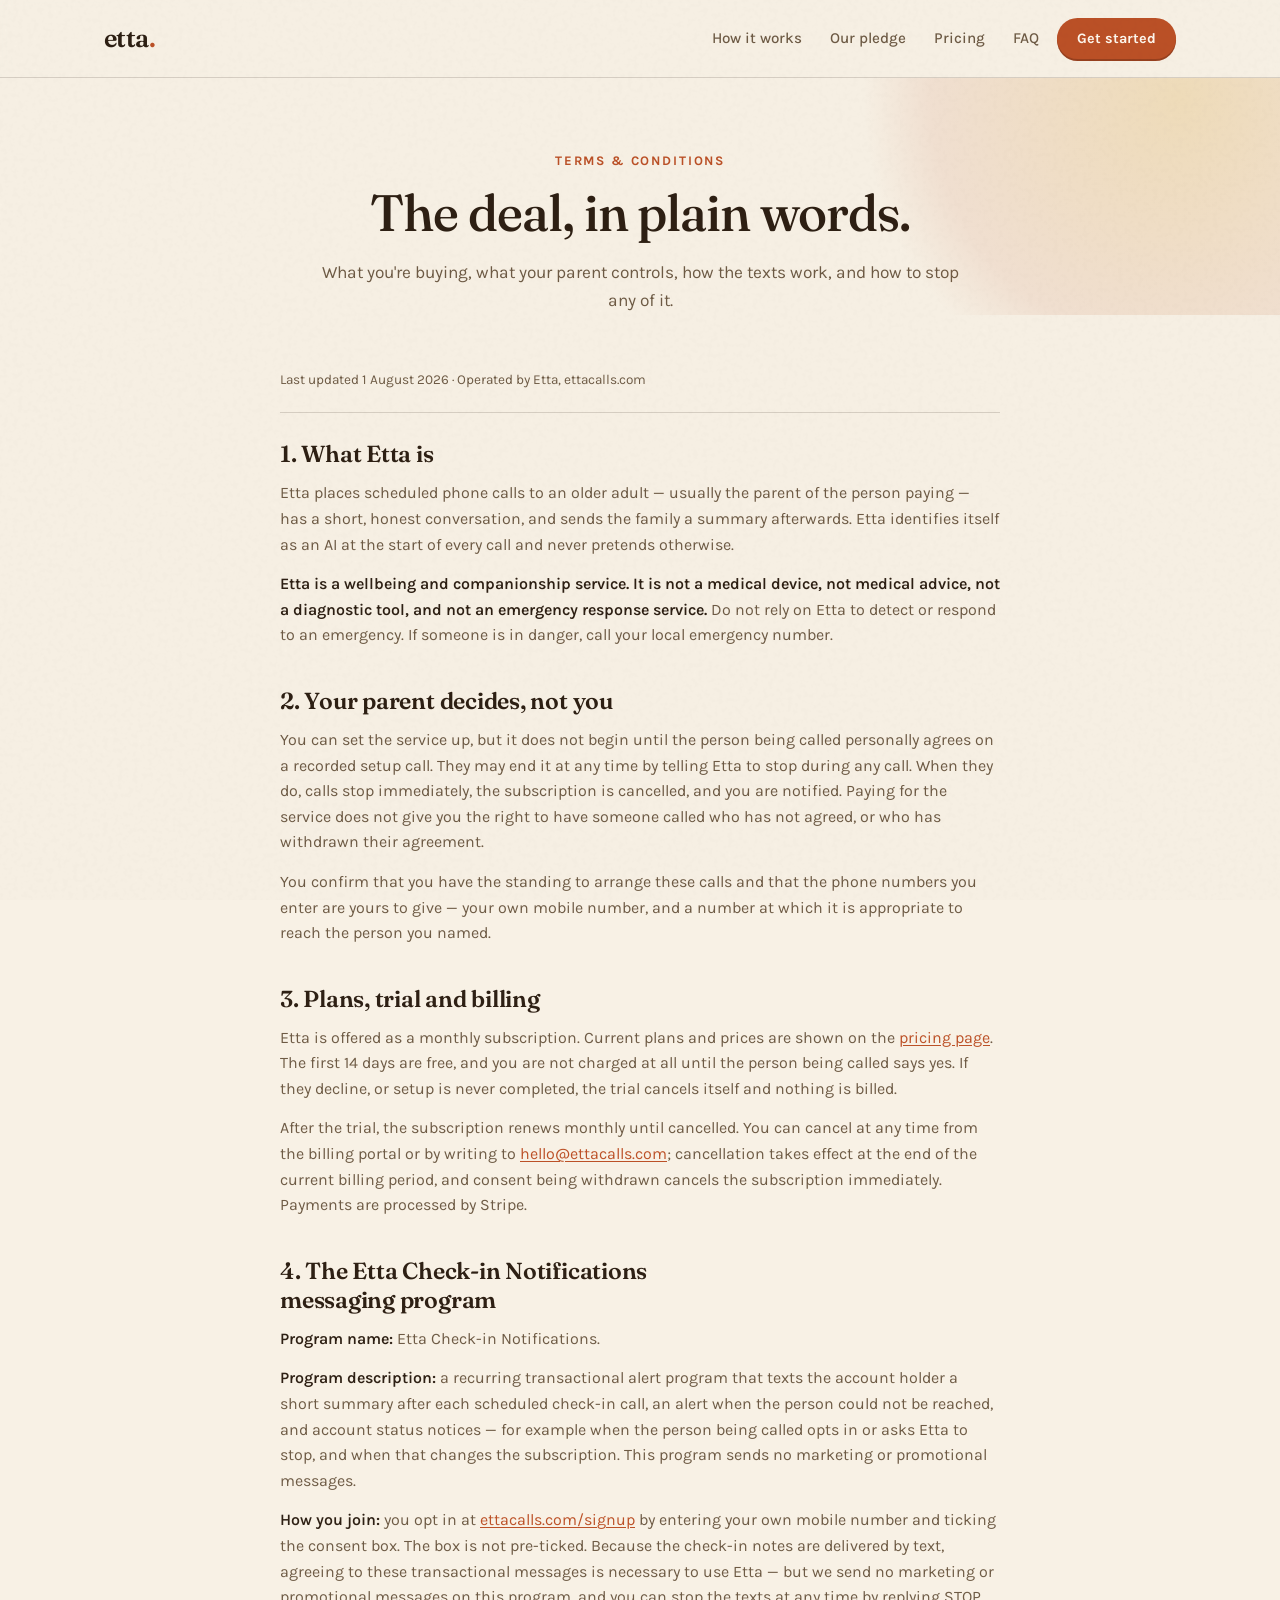
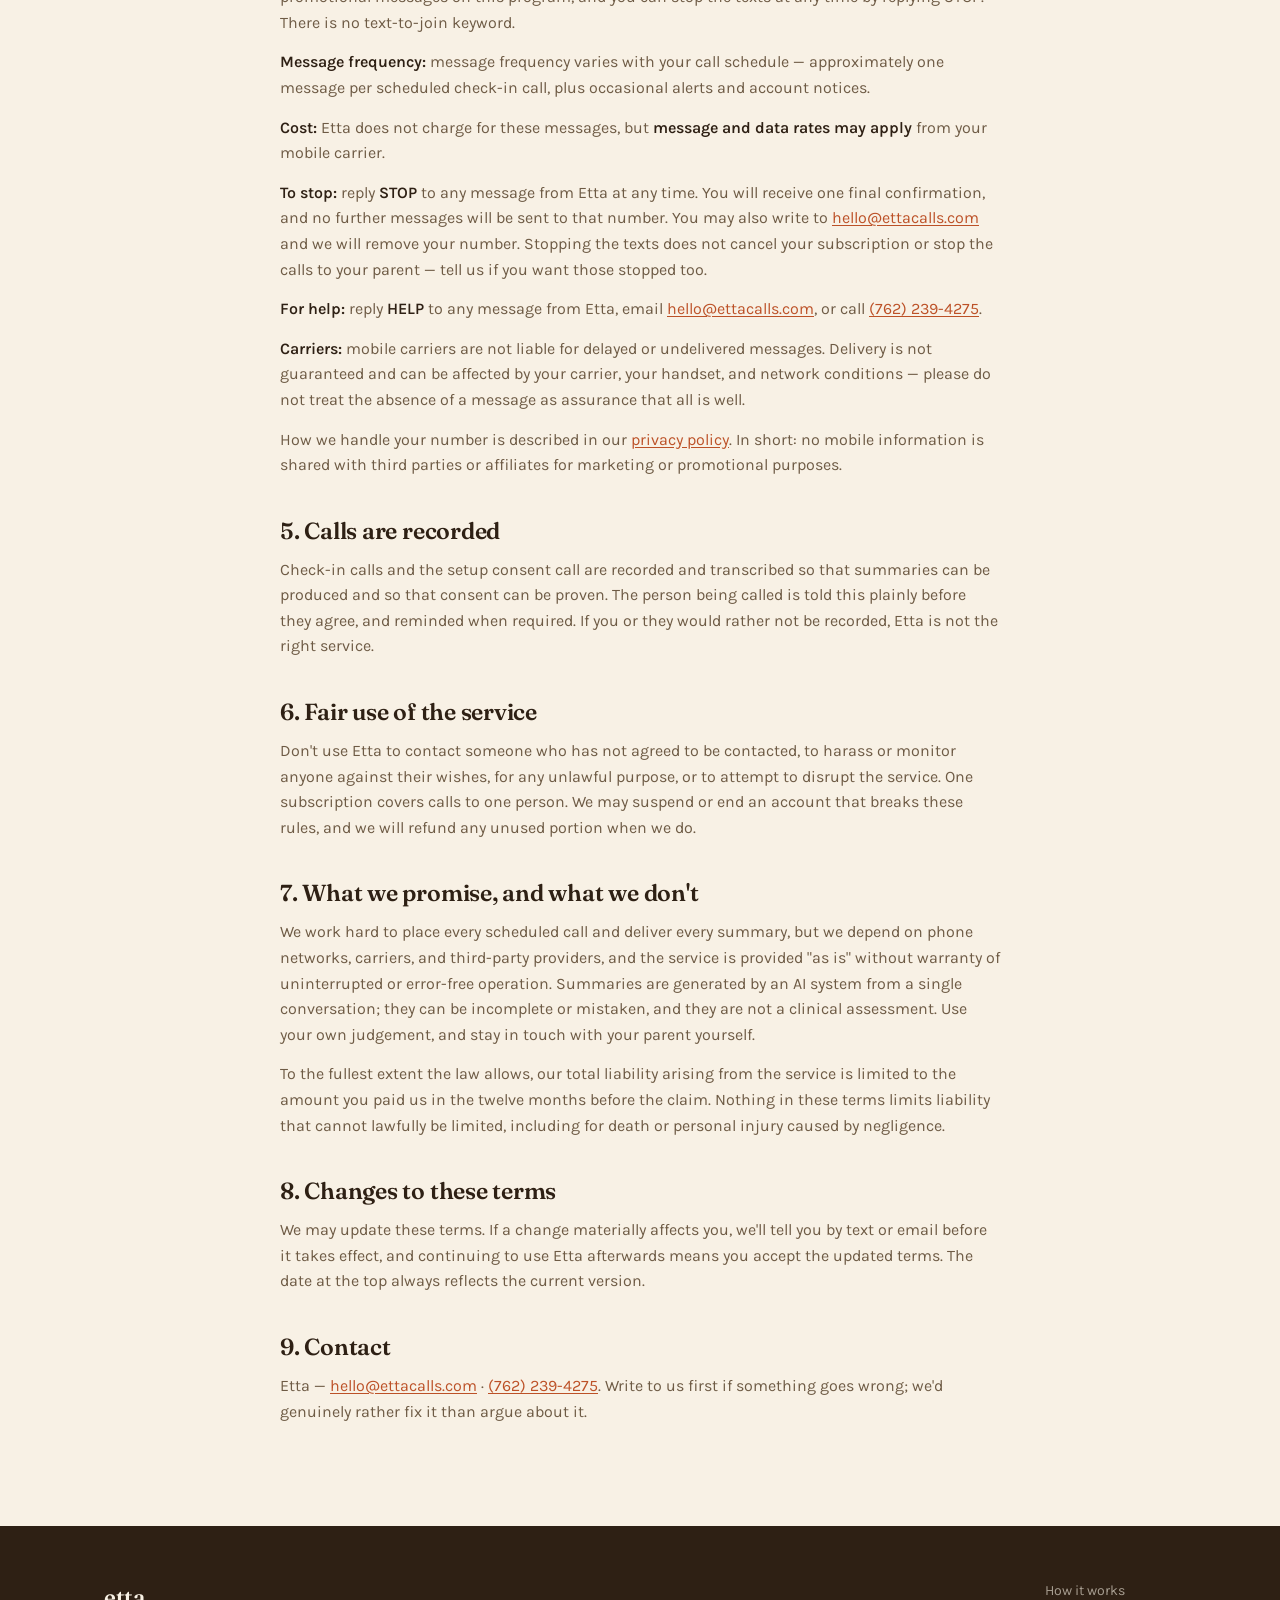
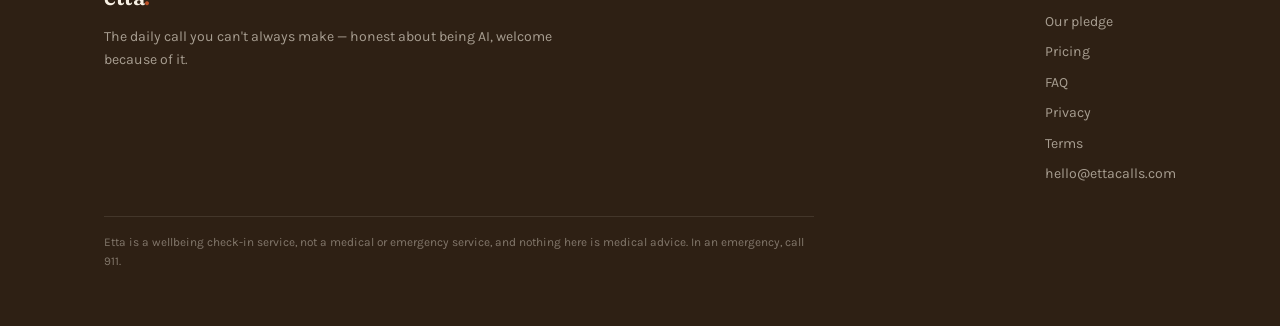
<file: terms.html>
<!DOCTYPE html>
<html lang="en">
<head>
<meta charset="UTF-8">
<meta name="viewport" content="width=device-width, initial-scale=1.0">
<title>Terms &amp; conditions — Etta</title>
<meta name="description" content="Etta's terms of service, including the Etta Check-in Notifications messaging program: message frequency, rates, HELP and STOP instructions, and support contact.">
<link rel="icon" href="favicon.ico" sizes="32x32">
<link rel="icon" type="image/svg+xml" href="assets/favicon.svg">
<link rel="icon" type="image/png" sizes="32x32" href="assets/favicon-32x32.png" media="(prefers-color-scheme: light)">
<link rel="icon" type="image/png" sizes="16x16" href="assets/favicon-16x16.png" media="(prefers-color-scheme: light)">
<link rel="icon" type="image/png" sizes="32x32" href="assets/favicon-dark-32x32.png" media="(prefers-color-scheme: dark)">
<link rel="icon" type="image/png" sizes="16x16" href="assets/favicon-dark-16x16.png" media="(prefers-color-scheme: dark)">
<link rel="apple-touch-icon" href="assets/apple-touch-icon.png">
<link rel="manifest" href="site.webmanifest">
<meta name="theme-color" content="#F8F1E5">
<link rel="preconnect" href="https://fonts.googleapis.com">
<link rel="preconnect" href="https://fonts.gstatic.com" crossorigin>
<link href="https://fonts.googleapis.com/css2?family=Fraunces:ital,opsz,wght@0,9..144,400;0,9..144,500;0,9..144,600;1,9..144,400;1,9..144,500&family=Karla:ital,wght@0,400;0,500;0,600;0,700;1,400&display=swap" rel="stylesheet">
<link rel="stylesheet" href="styles.css">
</head>
<body>

<header>
  <nav class="nav">
    <a class="logo" href="/">etta<span>.</span></a>
    <div class="nav-links">
      <a href="/how-it-works">How it works</a>
      <a href="/pledge">Our pledge</a>
      <a href="/pricing">Pricing</a>
      <a href="/faq">FAQ</a>
    </div>
    <div class="nav-actions">
      <a class="btn small" href="/signup">Get started</a>
      <button class="menu-btn" type="button" aria-label="Menu" aria-expanded="false"><i></i><i></i><i></i></button>
    </div>
  </nav>
</header>

<main>
  <div class="page-hero center">
    <div class="wrap">
      <div class="sec-kicker">Terms &amp; conditions</div>
      <h1 class="page-title">The deal, in plain words.</h1>
      <p class="sec-lede">What you're buying, what your parent controls, how the texts work, and how to stop any of it.</p>
    </div>
  </div>

  <section style="padding-top:10px">
    <div class="wrap">
      <div class="legal">
        <p class="legal-meta">Last updated 1 August 2026 · Operated by Etta, ettacalls.com</p>

        <h2>1. What Etta is</h2>
        <p>Etta places scheduled phone calls to an older adult — usually the parent of the person paying — has a short, honest conversation, and sends the family a summary afterwards. Etta identifies itself as an AI at the start of every call and never pretends otherwise.</p>
        <p><b>Etta is a wellbeing and companionship service. It is not a medical device, not medical advice, not a diagnostic tool, and not an emergency response service.</b> Do not rely on Etta to detect or respond to an emergency. If someone is in danger, call your local emergency number.</p>

        <h2>2. Your parent decides, not you</h2>
        <p>You can set the service up, but it does not begin until the person being called personally agrees on a recorded setup call. They may end it at any time by telling Etta to stop during any call. When they do, calls stop immediately, the subscription is cancelled, and you are notified. Paying for the service does not give you the right to have someone called who has not agreed, or who has withdrawn their agreement.</p>
        <p>You confirm that you have the standing to arrange these calls and that the phone numbers you enter are yours to give — your own mobile number, and a number at which it is appropriate to reach the person you named.</p>

        <h2>3. Plans, trial and billing</h2>
        <p>Etta is offered as a monthly subscription. Current plans and prices are shown on the <a href="/pricing">pricing page</a>. The first 14 days are free, and you are not charged at all until the person being called says yes. If they decline, or setup is never completed, the trial cancels itself and nothing is billed.</p>
        <p>After the trial, the subscription renews monthly until cancelled. You can cancel at any time from the billing portal or by writing to <a href="mailto:hello@ettacalls.com">hello@ettacalls.com</a>; cancellation takes effect at the end of the current billing period, and consent being withdrawn cancels the subscription immediately. Payments are processed by Stripe.</p>

        <h2>4. The Etta Check-in Notifications messaging program</h2>
        <p><b>Program name:</b> Etta Check-in Notifications.</p>
        <p><b>Program description:</b> a recurring transactional alert program that texts the account holder a short summary after each scheduled check-in call, an alert when the person could not be reached, and account status notices — for example when the person being called opts in or asks Etta to stop, and when that changes the subscription. This program sends no marketing or promotional messages.</p>
        <p><b>How you join:</b> you opt in at <a href="/signup">ettacalls.com/signup</a> by entering your own mobile number and ticking the consent box. The box is not pre-ticked. Because the check-in notes are delivered by text, agreeing to these transactional messages is necessary to use Etta — but we send no marketing or promotional messages on this program, and you can stop the texts at any time by replying STOP. There is no text-to-join keyword.</p>
        <p><b>Message frequency:</b> message frequency varies with your call schedule — approximately one message per scheduled check-in call, plus occasional alerts and account notices.</p>
        <p><b>Cost:</b> Etta does not charge for these messages, but <b>message and data rates may apply</b> from your mobile carrier.</p>
        <p><b>To stop:</b> reply <b>STOP</b> to any message from Etta at any time. You will receive one final confirmation, and no further messages will be sent to that number. You may also write to <a href="mailto:hello@ettacalls.com">hello@ettacalls.com</a> and we will remove your number. Stopping the texts does not cancel your subscription or stop the calls to your parent — tell us if you want those stopped too.</p>
        <p><b>For help:</b> reply <b>HELP</b> to any message from Etta, email <a href="mailto:hello@ettacalls.com">hello@ettacalls.com</a>, or call <a href="tel:+17622394275">(762) 239-4275</a>.</p>
        <p><b>Carriers:</b> mobile carriers are not liable for delayed or undelivered messages. Delivery is not guaranteed and can be affected by your carrier, your handset, and network conditions — please do not treat the absence of a message as assurance that all is well.</p>
        <p>How we handle your number is described in our <a href="/privacy">privacy policy</a>. In short: no mobile information is shared with third parties or affiliates for marketing or promotional purposes.</p>

        <h2>5. Calls are recorded</h2>
        <p>Check-in calls and the setup consent call are recorded and transcribed so that summaries can be produced and so that consent can be proven. The person being called is told this plainly before they agree, and reminded when required. If you or they would rather not be recorded, Etta is not the right service.</p>

        <h2>6. Fair use of the service</h2>
        <p>Don't use Etta to contact someone who has not agreed to be contacted, to harass or monitor anyone against their wishes, for any unlawful purpose, or to attempt to disrupt the service. One subscription covers calls to one person. We may suspend or end an account that breaks these rules, and we will refund any unused portion when we do.</p>

        <h2>7. What we promise, and what we don't</h2>
        <p>We work hard to place every scheduled call and deliver every summary, but we depend on phone networks, carriers, and third-party providers, and the service is provided "as is" without warranty of uninterrupted or error-free operation. Summaries are generated by an AI system from a single conversation; they can be incomplete or mistaken, and they are not a clinical assessment. Use your own judgement, and stay in touch with your parent yourself.</p>
        <p>To the fullest extent the law allows, our total liability arising from the service is limited to the amount you paid us in the twelve months before the claim. Nothing in these terms limits liability that cannot lawfully be limited, including for death or personal injury caused by negligence.</p>

        <h2>8. Changes to these terms</h2>
        <p>We may update these terms. If a change materially affects you, we'll tell you by text or email before it takes effect, and continuing to use Etta afterwards means you accept the updated terms. The date at the top always reflects the current version.</p>

        <h2>9. Contact</h2>
        <p>Etta — <a href="mailto:hello@ettacalls.com">hello@ettacalls.com</a> · <a href="tel:+17622394275">(762) 239-4275</a>. Write to us first if something goes wrong; we'd genuinely rather fix it than argue about it.</p>
      </div>
    </div>
  </section>
</main>

<footer>
  <div class="wrap">
    <div class="foot-grid">
      <div>
        <a class="logo" href="/">etta<span>.</span></a>
        <p style="margin-top:10px;max-width:34em">The daily call you can't always make — honest about being AI, welcome because of it.</p>
      </div>
      <div class="foot-links">
        <a href="/how-it-works">How it works</a>
        <a href="/pledge">Our pledge</a>
        <a href="/pricing">Pricing</a>
        <a href="/faq">FAQ</a>
        <a href="/privacy">Privacy</a>
        <a href="/terms">Terms</a>
        <a href="mailto:hello@ettacalls.com">hello@ettacalls.com</a>
      </div>
    </div>
    <div class="legal-note">
      Etta is a wellbeing check-in service, not a medical or emergency service, and nothing here is medical advice. In an emergency, call 911.
    </div>
  </div>
</footer>

<script src="app.js"></script>
</body>
</html>
</file>
<file: styles.css>
:root{
  --paper:#F8F1E5;
  --paper-deep:#F0E5D0;
  --ink:#2E2014;
  --ink-soft:#6E5B45;
  --terra:#BC5127;
  --terra-deep:#98411F;
  --sage:#77875F;
  --gold:#D9A441;
  --card:#FFFDF7;
  --line:rgba(46,32,20,.16);
  --serif:"Fraunces",Georgia,serif;
  --sans:"Karla",sans-serif;
}
*{margin:0;padding:0;box-sizing:border-box}
html{scroll-behavior:smooth}
body{
  font-family:var(--sans);
  background:var(--paper);
  color:var(--ink);
  line-height:1.6;
  overflow-x:hidden;
}
body::after{
  content:"";position:fixed;inset:0;pointer-events:none;z-index:999;opacity:.5;
  background-image:url("data:image/svg+xml,%3Csvg viewBox='0 0 200 200' xmlns='http://www.w3.org/2000/svg'%3E%3Cfilter id='n'%3E%3CfeTurbulence type='fractalNoise' baseFrequency='0.9' numOctaves='2'/%3E%3CfeColorMatrix values='0 0 0 0 0 0 0 0 0 0 0 0 0 0 0 0 0 0 0.04 0'/%3E%3C/filter%3E%3Crect width='200' height='200' filter='url(%23n)'/%3E%3C/svg%3E");
}
::selection{background:var(--terra);color:var(--paper)}

.wrap{max-width:1120px;margin:0 auto;padding:0 24px}

/* ---------- header ----------- */
header{
  position:sticky;top:0;z-index:50;
  background:color-mix(in srgb,var(--paper) 88%,transparent);
  backdrop-filter:blur(10px);
  border-bottom:1px solid var(--line);
}
.nav{display:flex;align-items:center;justify-content:space-between;gap:18px;padding:18px 24px;max-width:1120px;margin:0 auto}
.logo{font-family:var(--serif);font-weight:600;font-size:1.6rem;letter-spacing:-.02em;text-decoration:none;color:var(--ink)}
.logo span{color:var(--terra)}
.nav-links{display:flex;gap:28px;align-items:center;margin-left:auto}
.nav-links a{color:var(--ink-soft);text-decoration:none;font-size:.95rem;font-weight:500}
.nav-links a:hover{color:var(--terra)}
.nav-links a.active{color:var(--terra)}
.nav-actions{display:flex;align-items:center;gap:8px}
.btn{
  display:inline-block;background:var(--terra);color:#FFF8EE;border:none;cursor:pointer;
  font-family:var(--sans);font-weight:700;font-size:1rem;
  padding:13px 26px;border-radius:999px;text-decoration:none;
  box-shadow:0 2px 0 var(--terra-deep);
  transition:transform .15s ease,box-shadow .15s ease,background .15s ease;
}
.btn:hover{transform:translateY(-2px);box-shadow:0 4px 0 var(--terra-deep);background:#C75A2E}
.btn.small{padding:9px 20px;font-size:.9rem}
.btn.ghost{background:transparent;color:var(--terra);box-shadow:inset 0 0 0 2px var(--terra)}
.btn.ghost:hover{background:var(--terra);color:#FFF8EE}
.btn:disabled{opacity:.65;cursor:wait;transform:none}

/* hamburger — mobile only */
.menu-btn{display:none;position:relative;width:40px;height:40px;background:none;border:0;cursor:pointer;flex-shrink:0}
.menu-btn i{position:absolute;left:9px;right:9px;height:2px;background:var(--ink);border-radius:2px;transition:transform .25s ease,opacity .25s ease}
.menu-btn i:nth-child(1){top:13px}
.menu-btn i:nth-child(2){top:19px}
.menu-btn i:nth-child(3){top:25px}
.menu-btn.open i:nth-child(1){transform:translateY(6px) rotate(45deg)}
.menu-btn.open i:nth-child(2){opacity:0}
.menu-btn.open i:nth-child(3){transform:translateY(-6px) rotate(-45deg)}

/* ---------- hero ---------- */
.hero{position:relative;padding:84px 0 60px;overflow:hidden}
.hero::before{
  content:"";position:absolute;top:-260px;right:-180px;width:720px;height:720px;border-radius:50%;
  background:radial-gradient(circle,rgba(217,164,65,.32),rgba(188,81,39,.12) 55%,transparent 70%);
  pointer-events:none;
}
.hero-grid{display:grid;grid-template-columns:1.05fr .95fr;gap:56px;align-items:center;position:relative}
.kicker{
  display:inline-flex;align-items:center;gap:9px;
  font-size:.82rem;font-weight:700;letter-spacing:.14em;text-transform:uppercase;color:var(--terra);
  margin-bottom:22px;
}
.kicker::before{content:"";width:26px;height:2px;background:var(--terra)}
h1{
  font-family:var(--serif);font-weight:500;font-size:clamp(2.6rem,5.4vw,4.1rem);
  line-height:1.06;letter-spacing:-.025em;margin-bottom:24px;
}
h1 em{font-style:italic;color:var(--terra)}
.lede{font-size:1.18rem;color:var(--ink-soft);max-width:32em;margin-bottom:34px}
.lede strong{color:var(--ink)}
.hero-ctas{display:flex;gap:14px;flex-wrap:wrap;align-items:center}
.hero-note{font-size:.85rem;color:var(--ink-soft);margin-top:18px}
.hero-note a{color:var(--terra)}
.hero-demo{font-size:.95rem;color:var(--ink-soft);margin-top:20px}
.hero-demo a{color:var(--terra);font-weight:700;text-decoration:none;border-bottom:1px solid rgba(188,81,39,.35)}
.hero-demo a:hover{border-bottom-color:var(--terra)}

/* page hero (interior pages) */
.page-hero{position:relative;padding:72px 0 0;overflow:hidden}
.page-hero::before{
  content:"";position:absolute;top:-300px;right:-220px;width:640px;height:640px;border-radius:50%;
  background:radial-gradient(circle,rgba(217,164,65,.26),rgba(188,81,39,.1) 55%,transparent 70%);
  pointer-events:none;
}
.page-title{
  font-family:var(--serif);font-weight:500;font-size:clamp(2.1rem,4.4vw,3.2rem);
  line-height:1.1;letter-spacing:-.02em;margin-bottom:18px;max-width:20em;
}
.page-hero.center{text-align:center}
.center{text-align:center}
.page-hero.center .page-title{margin-inline:auto}
.page-hero.center .sec-lede{margin-inline:auto}

/* phone card */
.phone-stack{position:relative;animation:rise .9s ease both .2s}
.call-card{
  background:var(--card);border:1px solid var(--line);border-radius:22px;
  box-shadow:0 24px 48px -18px rgba(46,32,20,.28);
  padding:26px;position:relative;transform:rotate(1.5deg);
}
.call-head{display:flex;align-items:center;gap:14px;padding-bottom:18px;border-bottom:1px dashed var(--line);margin-bottom:18px}
.ring{
  position:relative;width:48px;height:48px;border-radius:50%;flex-shrink:0;
  background:var(--terra);color:#FFF8EE;display:grid;place-items:center;font-size:1.3rem;
}
.ring::before,.ring::after{
  content:"";position:absolute;inset:0;border-radius:50%;border:2px solid var(--terra);
  animation:pulse 2.4s ease-out infinite;
}
.ring::after{animation-delay:1.2s}
@keyframes pulse{0%{transform:scale(1);opacity:.7}100%{transform:scale(2);opacity:0}}
.call-head b{font-family:var(--serif);font-size:1.15rem;font-weight:600;display:block;line-height:1.2}
.call-head small{color:var(--ink-soft);font-size:.85rem}
.bubble{max-width:88%;padding:12px 16px;border-radius:16px;font-size:.95rem;margin-bottom:12px;animation:rise .6s ease both}
.bubble.etta{background:var(--paper-deep);border-bottom-left-radius:4px}
.bubble.etta:first-of-type{animation-delay:.5s}
.bubble.margaret{background:var(--terra);color:#FFF8EE;margin-left:auto;border-bottom-right-radius:4px;animation-delay:1.1s}
.bubble.etta:last-of-type{animation-delay:1.7s}
.bubble .who{display:block;font-size:.72rem;font-weight:700;letter-spacing:.08em;text-transform:uppercase;opacity:.6;margin-bottom:3px}
.honest-tag{
  position:absolute;top:-16px;right:22px;transform:rotate(3deg);
  background:var(--gold);color:var(--ink);font-weight:700;font-size:.8rem;
  padding:7px 14px;border-radius:8px;box-shadow:0 3px 8px rgba(46,32,20,.2);
}
@keyframes rise{from{opacity:0;transform:translateY(16px)}to{opacity:1;transform:translateY(0)}}
.call-card .bubble.margaret{transform:none}

/* ---------- marquee ---------- */
.marquee{border-top:1px solid var(--line);border-bottom:1px solid var(--line);background:var(--paper-deep);overflow:hidden;padding:14px 0;margin-top:70px}
.marquee-track{display:flex;gap:48px;white-space:nowrap;animation:scroll 36s linear infinite;width:max-content}
.marquee-track span{font-family:var(--serif);font-style:italic;font-size:1.05rem;color:var(--ink-soft)}
.marquee-track b{color:var(--ink);font-family:var(--sans);font-style:normal;font-weight:700}
@keyframes scroll{to{transform:translateX(-50%)}}

/* ---------- sections ---------- */
section{padding:88px 0}
.sec-kicker{font-size:.82rem;font-weight:700;letter-spacing:.14em;text-transform:uppercase;color:var(--terra);margin-bottom:14px}
h2{font-family:var(--serif);font-weight:500;font-size:clamp(1.9rem,3.6vw,2.7rem);letter-spacing:-.02em;line-height:1.12;margin-bottom:18px;max-width:20em}
.sec-lede{color:var(--ink-soft);font-size:1.08rem;max-width:38em}

/* how it works */
.steps{display:grid;grid-template-columns:repeat(3,1fr);gap:28px;margin-top:54px}
.step{background:var(--card);border:1px solid var(--line);border-radius:18px;padding:30px 26px;position:relative}
.step:nth-child(2){transform:translateY(18px)}
.step:nth-child(3){transform:translateY(36px)}
.step-num{font-family:var(--serif);font-size:3.4rem;font-weight:400;font-style:italic;color:var(--terra);line-height:1;margin-bottom:14px}
.step h3{font-family:var(--serif);font-size:1.3rem;font-weight:600;margin-bottom:10px}
.step p{color:var(--ink-soft);font-size:.97rem}
.step .flag{
  display:inline-block;margin-top:14px;background:rgba(119,135,95,.15);color:var(--sage);
  font-size:.78rem;font-weight:700;padding:5px 12px;border-radius:999px;letter-spacing:.04em;
}

/* explore cards (home) */
.explore-grid{display:grid;grid-template-columns:repeat(4,1fr);gap:20px;margin-top:48px}
.explore-card{
  display:flex;flex-direction:column;background:var(--card);border:1px solid var(--line);border-radius:18px;
  padding:26px 22px;text-decoration:none;color:var(--ink);
  transition:transform .18s ease,box-shadow .18s ease,border-color .18s ease;
}
.explore-card:hover{transform:translateY(-4px);box-shadow:0 18px 34px -18px rgba(46,32,20,.3);border-color:var(--terra)}
.explore-card h3{font-family:var(--serif);font-size:1.25rem;font-weight:600;margin-bottom:8px}
.explore-card p{color:var(--ink-soft);font-size:.93rem;margin-bottom:16px}
.explore-card .go{margin-top:auto;color:var(--terra);font-weight:700;font-size:.9rem}

/* summary section — dark */
.dark{background:var(--ink);color:var(--paper)}
.dark h2{color:var(--paper)}
.dark .sec-lede{color:rgba(248,241,229,.65)}
.dark-grid{display:grid;grid-template-columns:1fr 1fr;gap:64px;align-items:center}
.sms-card{
  background:#3B2C1D;border:1px solid rgba(248,241,229,.14);border-radius:22px;padding:26px;
  box-shadow:0 24px 48px -18px rgba(0,0,0,.5);transform:rotate(-1.5deg);
}
.sms-head{display:flex;justify-content:space-between;align-items:baseline;margin-bottom:16px;font-size:.85rem;color:rgba(248,241,229,.55)}
.sms-head b{font-family:var(--serif);font-size:1.05rem;color:var(--paper);font-weight:600}
.sms-body{background:rgba(248,241,229,.07);border-radius:14px;padding:18px;font-size:.97rem;line-height:1.65;color:rgba(248,241,229,.9)}
.sms-body mark{background:rgba(217,164,65,.25);color:var(--gold);padding:1px 5px;border-radius:4px}
.chips{display:flex;gap:10px;flex-wrap:wrap;margin-top:16px}
.chip{font-size:.8rem;font-weight:700;padding:6px 13px;border-radius:999px;background:rgba(119,135,95,.25);color:#B9C7A4}
.chip.warn{background:rgba(217,164,65,.2);color:var(--gold)}
.dark ul{list-style:none;margin-top:26px}
.dark li{padding-left:34px;position:relative;margin-bottom:16px;color:rgba(248,241,229,.8)}
.dark li::before{content:"\260F\FE0E";position:absolute;left:0;top:0;color:var(--gold);font-size:1.15rem}
.dark li b{color:var(--paper)}

/* pledge */
.pledge-card{
  max-width:720px;margin:54px auto 0;background:var(--card);
  border:1px solid var(--line);border-radius:6px;padding:54px 58px;position:relative;
  box-shadow:0 24px 48px -20px rgba(46,32,20,.25);
}
.pledge-card::before{
  content:"";position:absolute;inset:10px;border:1px solid var(--line);border-radius:3px;pointer-events:none;
}
.pledge-card h3{font-family:var(--serif);font-style:italic;font-weight:500;font-size:1.8rem;margin-bottom:26px;text-align:center}
.pledge-list{list-style:none}
.pledge-list li{
  font-family:var(--serif);font-size:1.12rem;line-height:1.5;padding:15px 0 15px 40px;position:relative;
  border-bottom:1px dashed var(--line);
}
.pledge-list li:last-child{border-bottom:none}
.pledge-list li::before{content:"\2713\FE0E";position:absolute;left:6px;color:var(--sage);font-weight:700;font-family:var(--sans)}
.signature{
  font-family:var(--serif);font-style:italic;font-size:1.5rem;color:var(--terra);
  text-align:right;margin-top:26px;transform:rotate(-2deg);
}

/* pricing */
.plans{display:grid;grid-template-columns:1fr 1fr;gap:28px;max-width:820px;margin:54px auto 0}
.plan{background:var(--card);border:1px solid var(--line);border-radius:20px;padding:38px 34px;position:relative}
.plan.featured{border:2px solid var(--terra);box-shadow:0 24px 48px -20px rgba(188,81,39,.3)}
.plan .tag{
  position:absolute;top:-14px;left:50%;transform:translateX(-50%) rotate(-2deg);
  background:var(--terra);color:#FFF8EE;font-size:.78rem;font-weight:700;
  padding:6px 16px;border-radius:999px;white-space:nowrap;
}
.plan h3{font-family:var(--serif);font-size:1.4rem;font-weight:600;margin-bottom:6px}
.plan .freq{color:var(--ink-soft);font-size:.92rem;margin-bottom:20px}
.price{font-family:var(--serif);font-size:3rem;font-weight:500;letter-spacing:-.03em;margin-bottom:24px}
.price small{font-family:var(--sans);font-size:1rem;color:var(--ink-soft);font-weight:400}
.plan ul{list-style:none;margin-bottom:30px}
.plan li{padding:9px 0 9px 28px;position:relative;font-size:.96rem;color:var(--ink-soft);border-bottom:1px dashed var(--line)}
.plan li:last-child{border-bottom:none}
.plan li::before{content:"—";position:absolute;left:2px;color:var(--terra);font-weight:700}
.plan .btn{width:100%;text-align:center}
.plans-note{text-align:center;color:var(--ink-soft);font-size:.9rem;margin-top:26px}

/* three plans side by side: Standard, Daily, Companion */
.plans.three{grid-template-columns:repeat(3,1fr);max-width:1060px;gap:22px}
.plans.three .plan{padding:34px 26px}
.plans.three .price{font-size:2.6rem;margin-bottom:20px}
.plans.three .plan li{font-size:.92rem;padding:8px 0 8px 26px}

/* add-ons: the things a family can bolt on later */
.addons{max-width:900px;margin:40px auto 0;display:grid;grid-template-columns:1fr 1fr;gap:18px}
.addon-card{background:var(--card);border:1px solid var(--line);border-radius:16px;padding:22px 24px}
.addon-card h4{
  font-family:var(--serif);font-size:1.14rem;font-weight:600;
  display:flex;justify-content:space-between;align-items:baseline;gap:14px;
}
.addon-card h4 em{font-family:var(--sans);font-style:normal;font-size:.95rem;
  font-weight:600;color:var(--terra-deep);white-space:nowrap}
.addon-card p{color:var(--ink-soft);font-size:.93rem;margin-top:8px;line-height:1.6}
.addon-note{max-width:900px;margin:22px auto 0;text-align:center;color:var(--ink-soft);
  font-size:.9rem;line-height:1.7}
.addon-note b{color:var(--ink)}
@media(max-width:920px){.plans.three{grid-template-columns:1fr;max-width:520px}}
@media(max-width:720px){.addons{grid-template-columns:1fr}}

/* faq */
.faq{max-width:720px;margin:44px auto 0}
details{border-bottom:1px solid var(--line)}
summary{
  cursor:pointer;list-style:none;display:flex;justify-content:space-between;align-items:center;gap:18px;
  font-family:var(--serif);font-size:1.18rem;font-weight:500;padding:22px 4px;
}
summary::-webkit-details-marker{display:none}
summary::after{content:"+";font-size:1.5rem;color:var(--terra);transition:transform .25s ease;flex-shrink:0}
details[open] summary::after{transform:rotate(45deg)}
details p{padding:0 4px 24px;color:var(--ink-soft);max-width:56ch}

/* waitlist */
.waitlist{text-align:center}
.waitlist h2{margin-left:auto;margin-right:auto}
.waitlist .sec-lede{margin:0 auto 34px}

/* ---------- waitlist modal ---------- */
body.modal-open{overflow:hidden}
.modal-overlay{
  position:fixed;inset:0;z-index:1000;
  background:rgba(46,32,20,.55);backdrop-filter:blur(3px);
  display:grid;place-items:center;padding:22px;
  opacity:0;pointer-events:none;transition:opacity .25s ease;
}
.modal-overlay.open{opacity:1;pointer-events:auto}
.modal{
  background:var(--card);border:1px solid var(--line);border-radius:20px;
  width:min(460px,100%);max-height:calc(100vh - 44px);max-height:calc(100dvh - 44px);overflow:auto;
  padding:36px 32px 32px;position:relative;
  box-shadow:0 32px 70px -24px rgba(46,32,20,.55);
  transform:translateY(16px);transition:transform .25s ease;
}
.modal-overlay.open .modal{transform:none}
.modal h3{font-family:var(--serif);font-size:1.55rem;font-weight:600;line-height:1.15;margin-bottom:10px}
.modal-intro{color:var(--ink-soft);font-size:.97rem;margin-bottom:24px}
.modal-close{
  position:absolute;top:12px;right:12px;width:36px;height:36px;border-radius:50%;
  border:1px solid var(--line);background:var(--paper);color:var(--ink-soft);
  font-size:1.15rem;line-height:1;cursor:pointer;
}
.modal-close:hover{color:var(--terra);border-color:var(--terra)}
.field{display:block;margin-bottom:16px}
.field span{display:block;font-size:.8rem;font-weight:700;letter-spacing:.06em;text-transform:uppercase;color:var(--ink-soft);margin-bottom:6px}
.field em{text-transform:none;letter-spacing:0;font-weight:400;font-style:italic}
.field input,.field textarea{
  width:100%;font-family:var(--sans);font-size:1rem;color:var(--ink);
  background:var(--paper);border:1px solid var(--line);border-radius:10px;
  padding:12px 14px;outline:none;
}
.field textarea{resize:vertical;min-height:74px}
.field input:focus,.field textarea:focus{border-color:var(--terra);box-shadow:0 0 0 3px rgba(188,81,39,.15)}
.hp-field{position:absolute;left:-9999px;top:-9999px;height:0;width:0;opacity:0;pointer-events:none}
.modal form .btn{width:100%;text-align:center}
.form-msg{margin-top:12px;font-size:.9rem;min-height:1.2em;color:var(--ink-soft)}
.form-msg.error{color:#A33B1C;font-weight:600}
.modal-success{text-align:center;padding:12px 0 6px}
.success-mark{
  width:56px;height:56px;margin:0 auto 18px;border-radius:50%;
  background:rgba(119,135,95,.18);color:var(--sage);
  display:grid;place-items:center;font-size:1.6rem;font-weight:700;
}
.modal-success h3{margin-bottom:8px}
.modal-success p{color:var(--ink-soft);margin-bottom:22px}

/* footer */
footer{background:var(--ink);color:rgba(248,241,229,.6);padding:54px 0;font-size:.88rem}
.foot-grid{display:flex;justify-content:space-between;gap:32px;flex-wrap:wrap;align-items:flex-start}
footer .logo{color:var(--paper);font-size:1.4rem}
.foot-links{display:flex;flex-direction:column;gap:8px}
.foot-links a{color:inherit;text-decoration:none}
.foot-links a:hover{color:var(--gold)}
.legal-note{
  max-width:60em;margin-top:30px;padding-top:16px;border-top:1px solid rgba(248,241,229,.1);
  font-size:.74rem;line-height:1.65;color:rgba(248,241,229,.42);
}

/* reveal on scroll */
.reveal{opacity:0;transform:translateY(26px);transition:opacity .7s ease,transform .7s ease}
.reveal.in{opacity:1;transform:none}
.step.reveal.in:nth-child(2){transform:translateY(18px)}
.step.reveal.in:nth-child(3){transform:translateY(36px)}

@media (max-width:860px){
  .hero-grid,.dark-grid{grid-template-columns:1fr;gap:44px}
  .steps{grid-template-columns:1fr}
  .step:nth-child(2),.step:nth-child(3){transform:none}
  .step.reveal.in:nth-child(2),.step.reveal.in:nth-child(3){transform:none}
  .plans{grid-template-columns:1fr}
  .explore-grid{grid-template-columns:1fr 1fr}
  .pledge-card{padding:38px 26px}
  section{padding:64px 0}

  .menu-btn{display:block}
  .nav-links{
    display:none;position:absolute;top:100%;left:0;right:0;z-index:60;
    flex-direction:column;align-items:stretch;gap:0;margin:0;
    background:var(--paper);border-bottom:1px solid var(--line);
    padding:6px 24px 14px;
    box-shadow:0 20px 34px -20px rgba(46,32,20,.35);
  }
  .nav-links.open{display:flex}
  .nav-links a{display:block;padding:13px 0;font-size:1.05rem;border-bottom:1px dashed var(--line)}
  .nav-links a:last-child{border-bottom:none}
}

@media (max-width:560px){
  .explore-grid{grid-template-columns:1fr}
  .nav .btn.small{padding:9px 14px;font-size:.85rem}
}

/* ---------- legal pages (privacy, terms) ----------- */
.legal{max-width:720px;margin:44px auto 0}
.legal-meta{font-size:.85rem;color:var(--ink-soft);padding-bottom:22px;margin-bottom:8px;
  border-bottom:1px solid var(--line)}
.legal h2{
  font-family:var(--serif);font-weight:600;font-size:1.45rem;line-height:1.25;
  letter-spacing:-.01em;margin:38px 0 12px;
}
.legal h2:first-of-type{margin-top:26px}
.legal p{margin:0 0 14px;color:var(--ink-soft)}
.legal p b{color:var(--ink);font-weight:600}
.legal a{color:var(--terra);text-decoration:underline;text-underline-offset:2px}
.legal a:hover{color:var(--terra-deep)}
.legal ul{list-style:none;margin:0 0 16px}
.legal ul li{position:relative;padding:0 0 9px 22px;color:var(--ink-soft)}
.legal ul li::before{content:"\2022";position:absolute;left:5px;color:var(--sage);font-weight:700}
.legal ul li b{color:var(--ink);font-weight:600}
</file>
